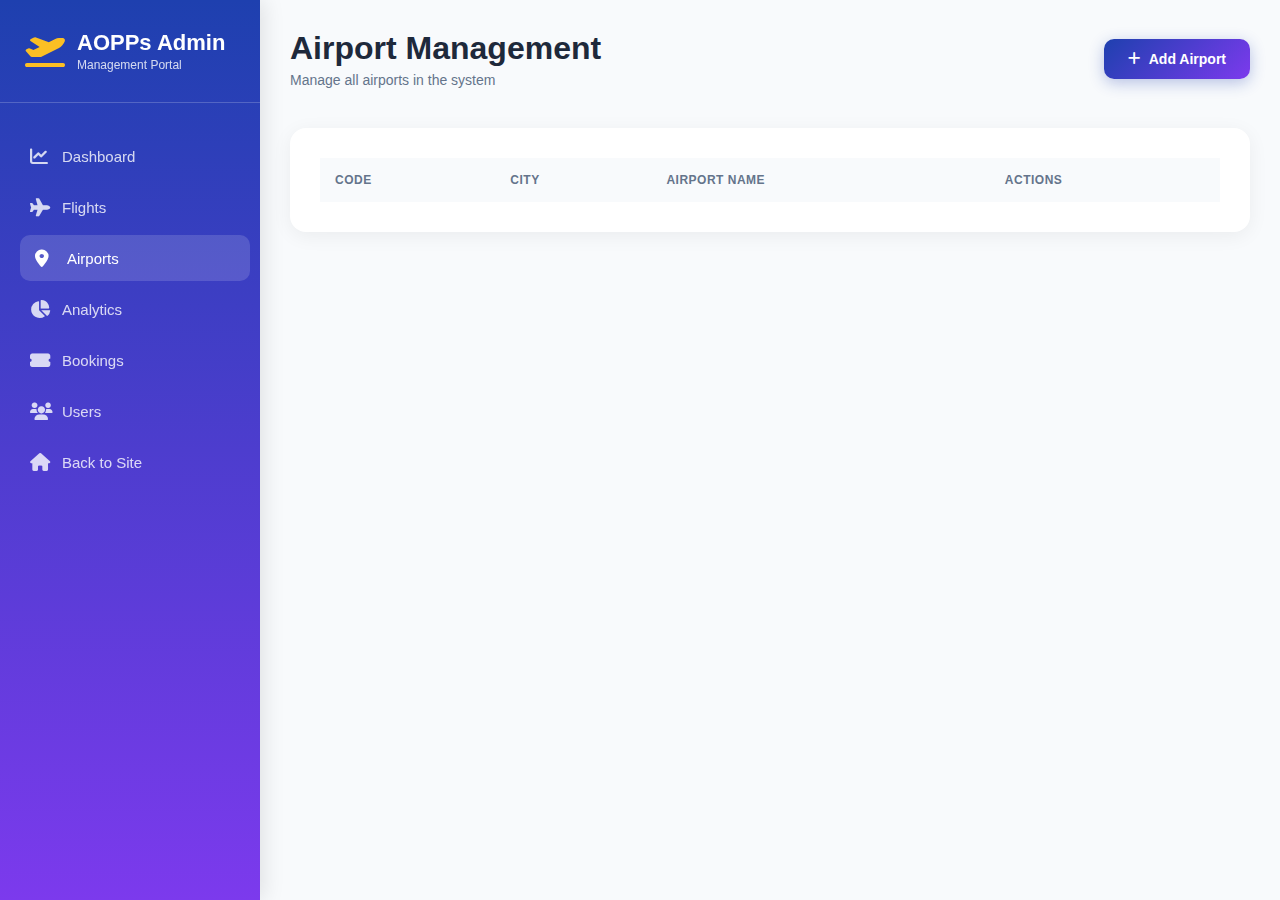
<file: frontend/admin-airports.html>
<!DOCTYPE html>
<html lang="en">

<head>
    <meta charset="UTF-8">
    <meta name="viewport" content="width=device-width, initial-scale=1.0">
    <title>Airport Management - Admin Dashboard</title>
    <link rel="icon" type="image/png" href="assets/logo.png">
    <link rel="stylesheet" href="https://cdnjs.cloudflare.com/ajax/libs/font-awesome/6.0.0-beta3/css/all.min.css">
    <link rel="stylesheet" href="css/admin-style.css">
</head>

<body>
    <!-- Sidebar Placeholder -->
    <div id="sidebar-container"></div>

    <!-- Main Content -->
    <div class="main-content">
        <div class="top-bar">
            <div>
                <h1 class="page-title">Airport Management</h1>
                <p class="page-subtitle">Manage all airports in the system</p>
            </div>
            <div class="top-actions">
                <button class="btn btn-primary" onclick="openModal('addAirportModal')">
                    <i class="fas fa-plus"></i> Add Airport
                </button>
            </div>
        </div>

        <div class="card">
            <div id="airportsTable">
                <div class="loading">
                    <i class="fas fa-spinner"></i>
                    <p>Loading airports...</p>
                </div>
            </div>
        </div>
    </div>

    <!-- Add Airport Modal -->
    <div id="addAirportModal" class="modal">
        <div class="modal-content">
            <div class="modal-header">
                <h2 class="modal-title">Add New Airport</h2>
                <button class="modal-close" onclick="closeModal('addAirportModal')">&times;</button>
            </div>
            <form id="addAirportForm" onsubmit="addAirport(event)">
                <div class="form-row">
                    <div class="form-group">
                        <label class="form-label">Airport Code</label>
                        <input type="text" class="form-input" name="code" placeholder="DEL" maxlength="3" required>
                    </div>
                    <div class="form-group">
                        <label class="form-label">City</label>
                        <input type="text" class="form-input" name="city" placeholder="New Delhi" required>
                    </div>
                </div>

                <div class="form-group">
                    <label class="form-label">Airport Name</label>
                    <input type="text" class="form-input" name="name" placeholder="Indira Gandhi International"
                        required>
                </div>

                <div class="form-row">
                    <div class="form-group">
                        <label class="form-label">Latitude</label>
                        <input type="number" step="0.0001" class="form-input" name="lat" placeholder="28.5562" required>
                    </div>
                    <div class="form-group">
                        <label class="form-label">Longitude</label>
                        <input type="number" step="0.0001" class="form-input" name="lng" placeholder="77.1000" required>
                    </div>
                </div>

                <div class="modal-actions">
                    <button type="button" class="btn btn-secondary"
                        onclick="closeModal('addAirportModal')">Cancel</button>
                    <button type="submit" class="btn btn-primary">
                        <i class="fas fa-plus"></i> Add Airport
                    </button>
                </div>
            </form>
        </div>
    </div>

    <!-- Edit Airport Modal -->
    <div id="editAirport" class="modal">
        <div class="modal-content">
            <div class="modal-header">
                <h2 class="modal-title">Edit Airport</h2>
                <button class="modal-close" onclick="closeModal('editAirport')">&times;</button>
            </div>
            <form onsubmit="updateAirport(event)">
                <input type="hidden" name="originalCode" id="editAirportOriginalCode">

                <div class="form-group">
                    <label class="form-label">Airport Code</label>
                    <input type="text" class="form-input" name="code" id="editAirportCode" placeholder="DEL"
                        maxlength="3" required>
                </div>

                <div class="form-group">
                    <label class="form-label">City</label>
                    <input type="text" class="form-input" name="city" id="editAirportCity" placeholder="New Delhi"
                        required>
                </div>

                <div class="form-row">
                    <div class="form-group">
                        <label class="form-label">Latitude</label>
                        <input type="number" step="0.0001" class="form-input" name="lat" id="editAirportLat"
                            placeholder="28.5562" required>
                    </div>
                    <div class="form-group">
                        <label class="form-label">Longitude</label>
                        <input type="number" step="0.0001" class="form-input" name="lng" id="editAirportLng"
                            placeholder="77.1000" required>
                    </div>
                </div>

                <div class="modal-actions">
                    <button type="button" class="btn btn-secondary" onclick="closeModal('editAirport')">Cancel</button>
                    <button type="submit" class="btn btn-primary">
                        <i class="fas fa-save"></i> Update Airport
                    </button>
                </div>
            </form>
        </div>
    </div>

    <script src="js/admin-core.js"></script>
</body>

</html>
</file>
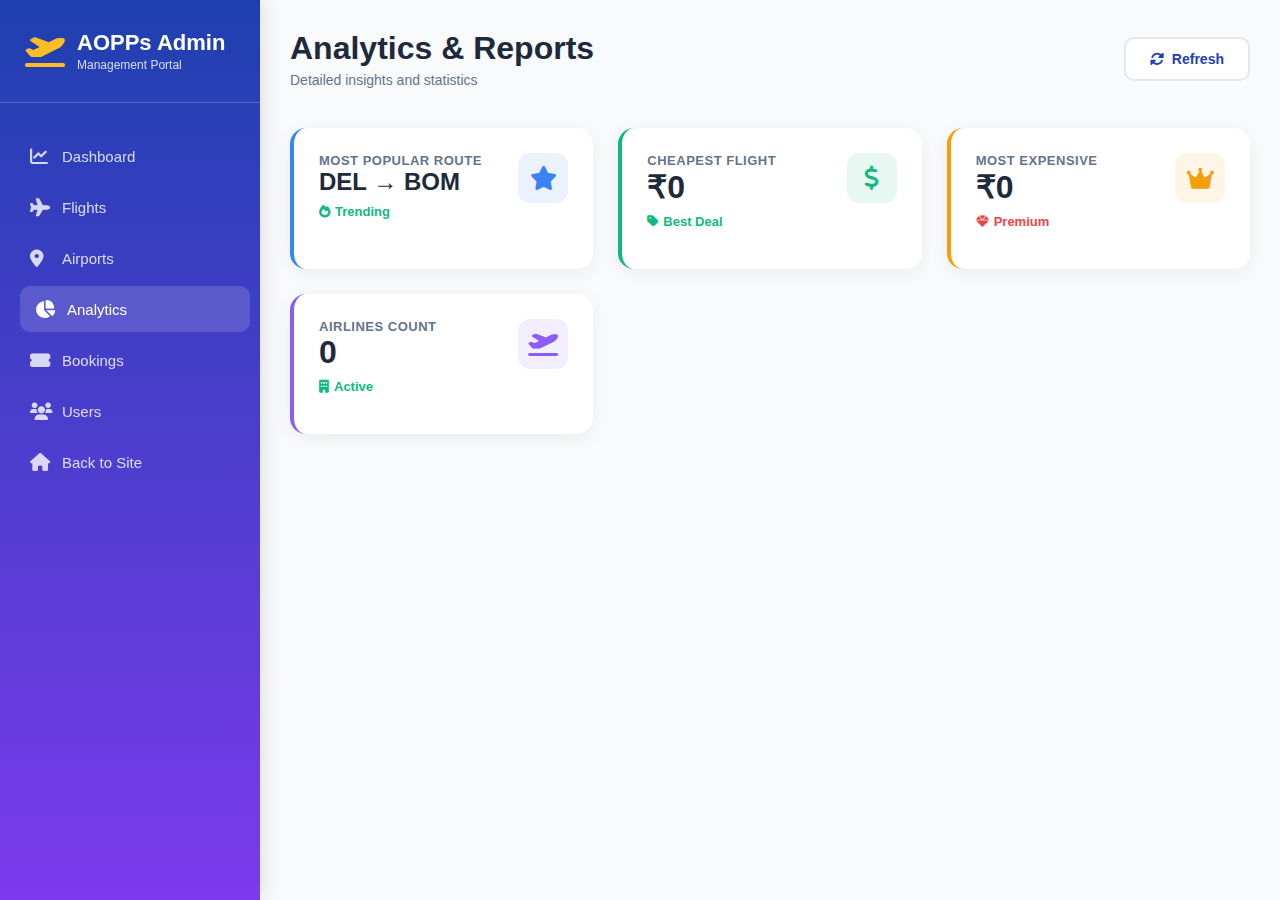
<file: frontend/admin-analytics.html>
<!DOCTYPE html>
<html lang="en">

<head>
    <meta charset="UTF-8">
    <meta name="viewport" content="width=device-width, initial-scale=1.0">
    <title>Analytics - Admin Dashboard</title>
    <link rel="icon" type="image/png" href="assets/logo.png">
    <link rel="stylesheet" href="https://cdnjs.cloudflare.com/ajax/libs/font-awesome/6.0.0-beta3/css/all.min.css">
    <link rel="stylesheet" href="css/admin-style.css">
</head>

<body>
    <!-- Sidebar Placeholder -->
    <div id="sidebar-container"></div>

    <!-- Main Content -->
    <div class="main-content">
        <div class="top-bar">
            <div>
                <h1 class="page-title">Analytics & Reports</h1>
                <p class="page-subtitle">Detailed insights and statistics</p>
            </div>
            <div class="top-actions">
                <button class="btn btn-secondary" onclick="refreshData()">
                    <i class="fas fa-sync-alt"></i> Refresh
                </button>
            </div>
        </div>

        <div class="stats-grid">
            <div class="stat-card blue">
                <div class="stat-header">
                    <div>
                        <div class="stat-label">Most Popular Route</div>
                        <div class="stat-value" style="font-size: 24px;" id="popularRoute">DEL → BOM</div>
                        <div class="stat-change positive">
                            <i class="fas fa-fire"></i> Trending
                        </div>
                    </div>
                    <div class="stat-icon blue">
                        <i class="fas fa-star"></i>
                    </div>
                </div>
            </div>

            <div class="stat-card green">
                <div class="stat-header">
                    <div>
                        <div class="stat-label">Cheapest Flight</div>
                        <div class="stat-value" id="cheapestPrice">₹0</div>
                        <div class="stat-change positive">
                            <i class="fas fa-tag"></i> Best Deal
                        </div>
                    </div>
                    <div class="stat-icon green">
                        <i class="fas fa-dollar-sign"></i>
                    </div>
                </div>
            </div>

            <div class="stat-card orange">
                <div class="stat-header">
                    <div>
                        <div class="stat-label">Most Expensive</div>
                        <div class="stat-value" id="expensivePrice">₹0</div>
                        <div class="stat-change negative">
                            <i class="fas fa-gem"></i> Premium
                        </div>
                    </div>
                    <div class="stat-icon orange">
                        <i class="fas fa-crown"></i>
                    </div>
                </div>
            </div>

            <div class="stat-card purple">
                <div class="stat-header">
                    <div>
                        <div class="stat-label">Airlines Count</div>
                        <div class="stat-value" id="airlinesCount">0</div>
                        <div class="stat-change positive">
                            <i class="fas fa-building"></i> Active
                        </div>
                    </div>
                    <div class="stat-icon purple">
                        <i class="fas fa-plane-departure"></i>
                    </div>
                </div>
            </div>
        </div>
    </div>

    <script src="js/admin-core.js"></script>
</body>

</html>
</file>
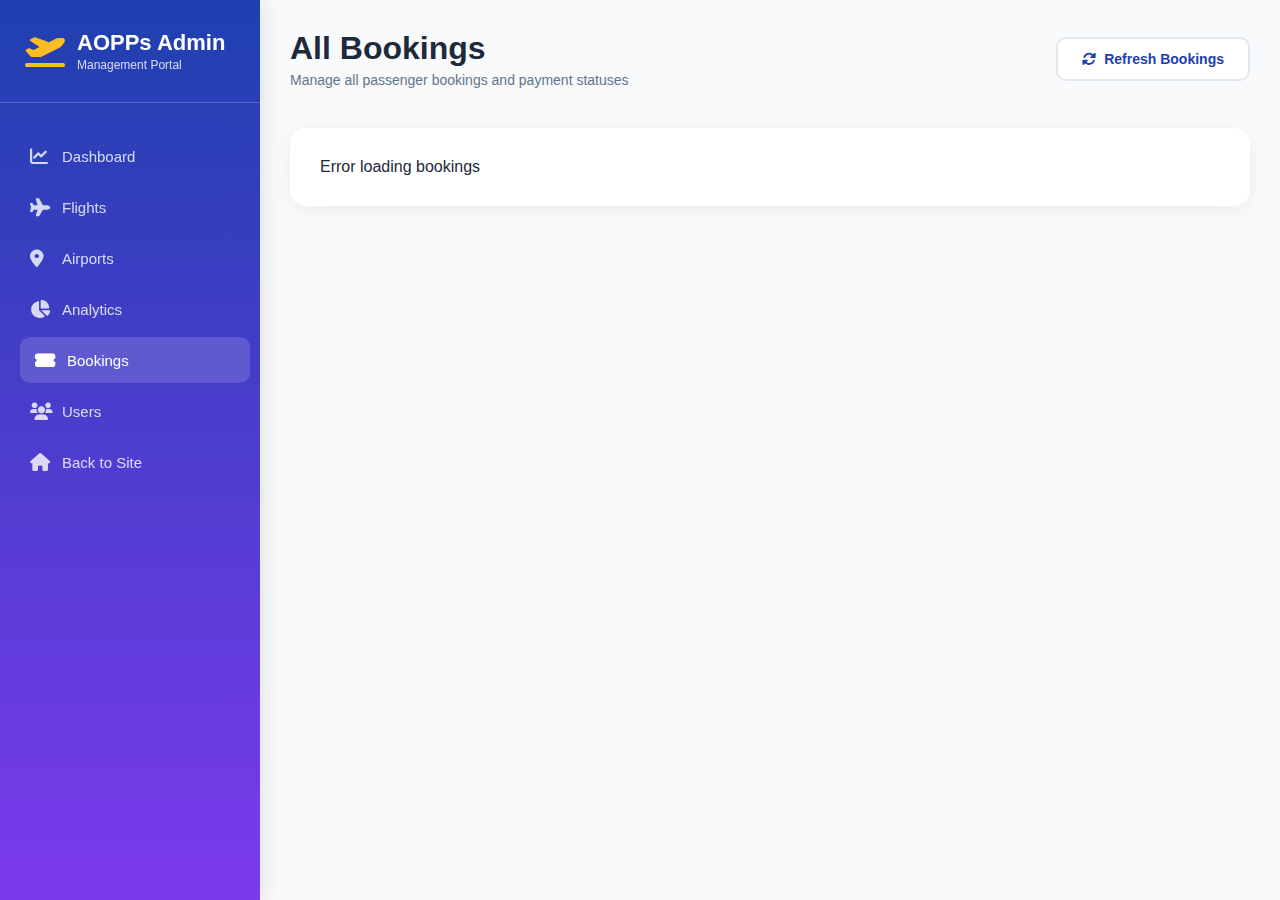
<file: frontend/admin-bookings.html>
<!DOCTYPE html>
<html lang="en">

<head>
    <meta charset="UTF-8">
    <meta name="viewport" content="width=device-width, initial-scale=1.0">
    <title>Bookings - Admin Dashboard</title>
    <link rel="icon" type="image/png" href="assets/logo.png">
    <link rel="stylesheet" href="https://cdnjs.cloudflare.com/ajax/libs/font-awesome/6.0.0-beta3/css/all.min.css">
    <link rel="stylesheet" href="css/admin-style.css">
</head>

<body>
    <!-- Sidebar Placeholder -->
    <div id="sidebar-container"></div>

    <!-- Main Content -->
    <div class="main-content">
        <div class="top-bar">
            <div>
                <h1 class="page-title">All Bookings</h1>
                <p class="page-subtitle">Manage all passenger bookings and payment statuses</p>
            </div>
            <div class="top-actions">
                <button class="btn btn-secondary" onclick="loadAllBookings()">
                    <i class="fas fa-sync-alt"></i> Refresh Bookings
                </button>
            </div>
        </div>

        <div class="card">
            <div id="allBookingsTable">
                <div class="loading">
                    <i class="fas fa-spinner fa-spin"></i>
                    <p>Loading all bookings...</p>
                </div>
            </div>
        </div>
    </div>

    <script src="js/admin-core.js"></script>
</body>

</html>
</file>
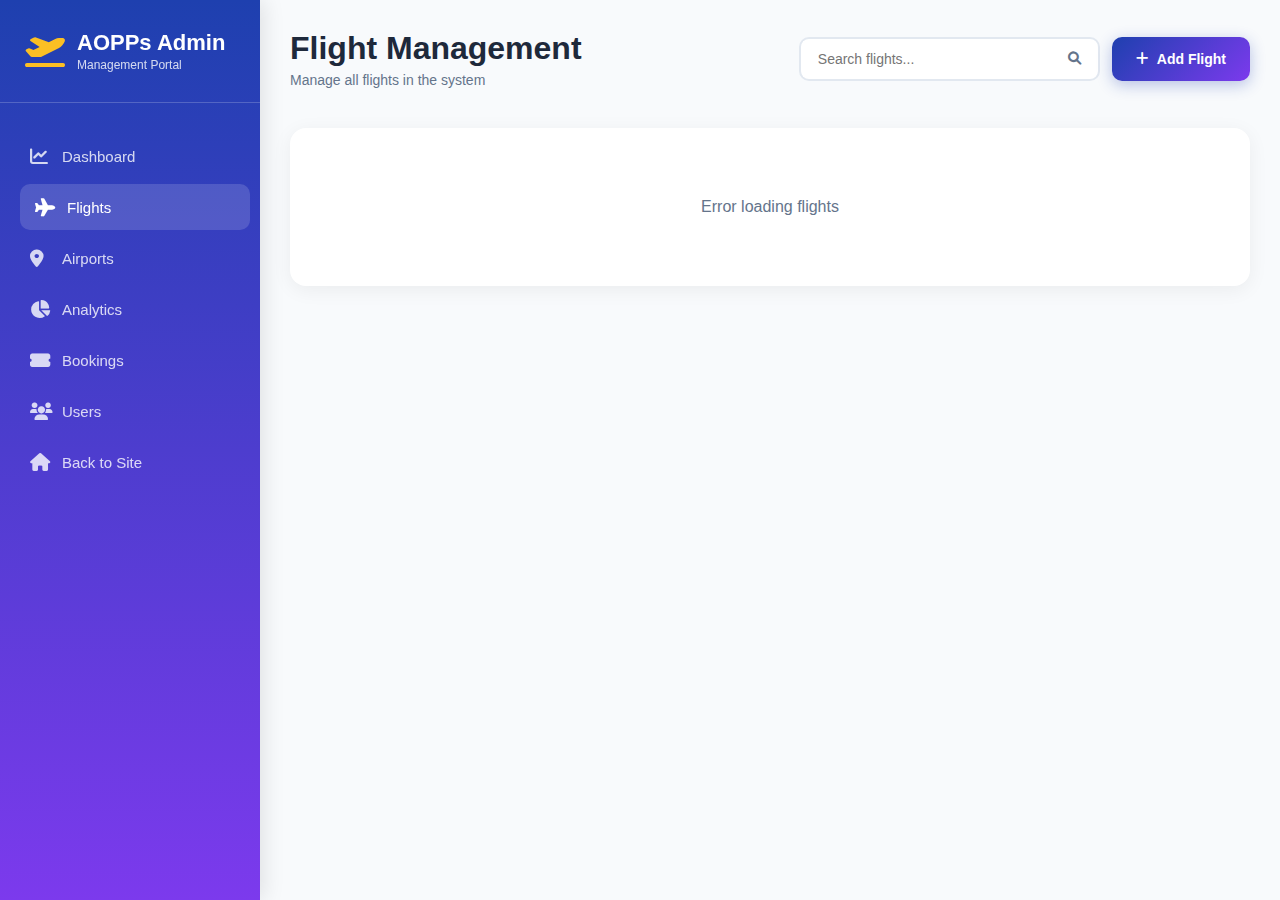
<file: frontend/admin-flights.html>
<!DOCTYPE html>
<html lang="en">

<head>
    <meta charset="UTF-8">
    <meta name="viewport" content="width=device-width, initial-scale=1.0">
    <title>Flight Management - Admin Dashboard</title>
    <link rel="icon" type="image/png" href="assets/logo.png">
    <link rel="stylesheet" href="https://cdnjs.cloudflare.com/ajax/libs/font-awesome/6.0.0-beta3/css/all.min.css">
    <link rel="stylesheet" href="css/admin-style.css">
</head>

<body>
    <!-- Sidebar Placeholder -->
    <div id="sidebar-container"></div>

    <!-- Main Content -->
    <div class="main-content">
        <div class="top-bar">
            <div>
                <h1 class="page-title">Flight Management</h1>
                <p class="page-subtitle">Manage all flights in the system</p>
            </div>
            <div class="top-actions">
                <div class="search-box">
                    <input type="text" id="flightSearchInput" placeholder="Search flights..."
                        onkeyup="if(event.key === 'Enter') searchFlights()">
                    <button onclick="searchFlights()"><i class="fas fa-search"></i></button>
                </div>
                <button class="btn btn-primary" onclick="openModal('addFlightModal')">
                    <i class="fas fa-plus"></i> Add Flight
                </button>
            </div>
        </div>

        <div class="card">
            <div id="allFlightsTable">
                <div class="loading">
                    <i class="fas fa-spinner"></i>
                    <p>Loading all flights...</p>
                </div>
            </div>
        </div>
    </div>

    <!-- Add Flight Modal -->
    <div id="addFlightModal" class="modal">
        <div class="modal-content">
            <div class="modal-header">
                <h2 class="modal-title">Add New Flight</h2>
                <button class="modal-close" onclick="closeModal('addFlightModal')">&times;</button>
            </div>
            <form id="addFlightForm" onsubmit="addFlight(event)">
                <div class="form-row">
                    <div class="form-group">
                        <label class="form-label">Flight ID</label>
                        <input type="text" class="form-input" name="id" placeholder="FL1234" required>
                    </div>
                    <div class="form-group">
                        <label class="form-label">Airline</label>
                        <select class="form-select" name="airline" required>
                            <option value="">Select Airline</option>
                            <option value="IndiGo">IndiGo</option>
                            <option value="Air India">Air India</option>
                            <option value="Vistara">Vistara</option>
                            <option value="SpiceJet">SpiceJet</option>
                            <option value="Akasa Air">Akasa Air</option>
                        </select>
                    </div>
                </div>

                <div class="form-row">
                    <div class="form-group">
                        <label class="form-label">From (Airport Code)</label>
                        <input type="text" class="form-input" name="from_code" placeholder="DEL" maxlength="3" required>
                    </div>
                    <div class="form-group">
                        <label class="form-label">To (Airport Code)</label>
                        <input type="text" class="form-input" name="to_code" placeholder="BOM" maxlength="3" required>
                    </div>
                </div>

                <div class="form-group">
                    <label class="form-label">Date</label>
                    <input type="date" class="form-input" name="date" required>
                </div>

                <div class="form-row">
                    <div class="form-group">
                        <label class="form-label">Departure Time</label>
                        <input type="time" class="form-input" name="departure" required>
                    </div>
                    <div class="form-group">
                        <label class="form-label">Arrival Time</label>
                        <input type="time" class="form-input" name="arrival" required>
                    </div>
                </div>

                <div class="form-row">
                    <div class="form-group">
                        <label class="form-label">Duration</label>
                        <input type="text" class="form-input" name="duration" placeholder="2h 30m" required>
                    </div>
                    <div class="form-group">
                        <label class="form-label">Price (₹)</label>
                        <input type="number" class="form-input" name="price" placeholder="5000" required>
                    </div>
                </div>

                <div class="modal-actions">
                    <button type="button" class="btn btn-secondary"
                        onclick="closeModal('addFlightModal')">Cancel</button>
                    <button type="submit" class="btn btn-primary">
                        <i class="fas fa-plus"></i> Add Flight
                    </button>
                </div>
            </form>
        </div>
    </div>

    <!-- Edit Flight Modal -->
    <div id="editFlight" class="modal">
        <div class="modal-content">
            <div class="modal-header">
                <h2 class="modal-title">Edit Flight</h2>
                <button class="modal-close" onclick="closeModal('editFlight')">&times;</button>
            </div>
            <form onsubmit="updateFlight(event)">
                <input type="hidden" name="originalId" id="editFlightOriginalId">

                <div class="form-group">
                    <label class="form-label">Flight ID</label>
                    <input type="text" class="form-input" name="id" id="editFlightId" placeholder="FL1234" required>
                </div>

                <div class="form-group">
                    <label class="form-label">Airline</label>
                    <select class="form-select" name="airline" id="editFlightAirline" required>
                        <option value="">Select Airline</option>
                        <option value="IndiGo">IndiGo</option>
                        <option value="Air India">Air India</option>
                        <option value="Vistara">Vistara</option>
                        <option value="SpiceJet">SpiceJet</option>
                        <option value="Akasa Air">Akasa Air</option>
                    </select>
                </div>

                <div class="form-row">
                    <div class="form-group">
                        <label class="form-label">From (Airport Code)</label>
                        <input type="text" class="form-input" name="from_code" id="editFlightFrom" placeholder="DEL"
                            maxlength="3" required>
                    </div>
                    <div class="form-group">
                        <label class="form-label">To (Airport Code)</label>
                        <input type="text" class="form-input" name="to_code" id="editFlightTo" placeholder="BOM"
                            maxlength="3" required>
                    </div>
                </div>

                <div class="form-group">
                    <label class="form-label">Date</label>
                    <input type="date" class="form-input" name="date" id="editFlightDate" required>
                </div>

                <div class="form-row">
                    <div class="form-group">
                        <label class="form-label">Departure Time</label>
                        <input type="time" class="form-input" name="departure" id="editFlightDep" required>
                    </div>
                    <div class="form-group">
                        <label class="form-label">Arrival Time</label>
                        <input type="time" class="form-input" name="arrival" id="editFlightArr" required>
                    </div>
                </div>

                <div class="form-row">
                    <div class="form-group">
                        <label class="form-label">Duration</label>
                        <input type="text" class="form-input" name="duration" id="editFlightDuration"
                            placeholder="2h 30m" required>
                    </div>
                    <div class="form-group">
                        <label class="form-label">Price (₹)</label>
                        <input type="number" class="form-input" name="price" id="editFlightPrice" placeholder="5000"
                            required>
                    </div>
                </div>

                <div class="modal-actions">
                    <button type="button" class="btn btn-secondary" onclick="closeModal('editFlight')">Cancel</button>
                    <button type="submit" class="btn btn-primary">
                        <i class="fas fa-save"></i> Update Flight
                    </button>
                </div>
            </form>
        </div>
    </div>

    <script src="js/admin-core.js"></script>
</body>

</html>
</file>
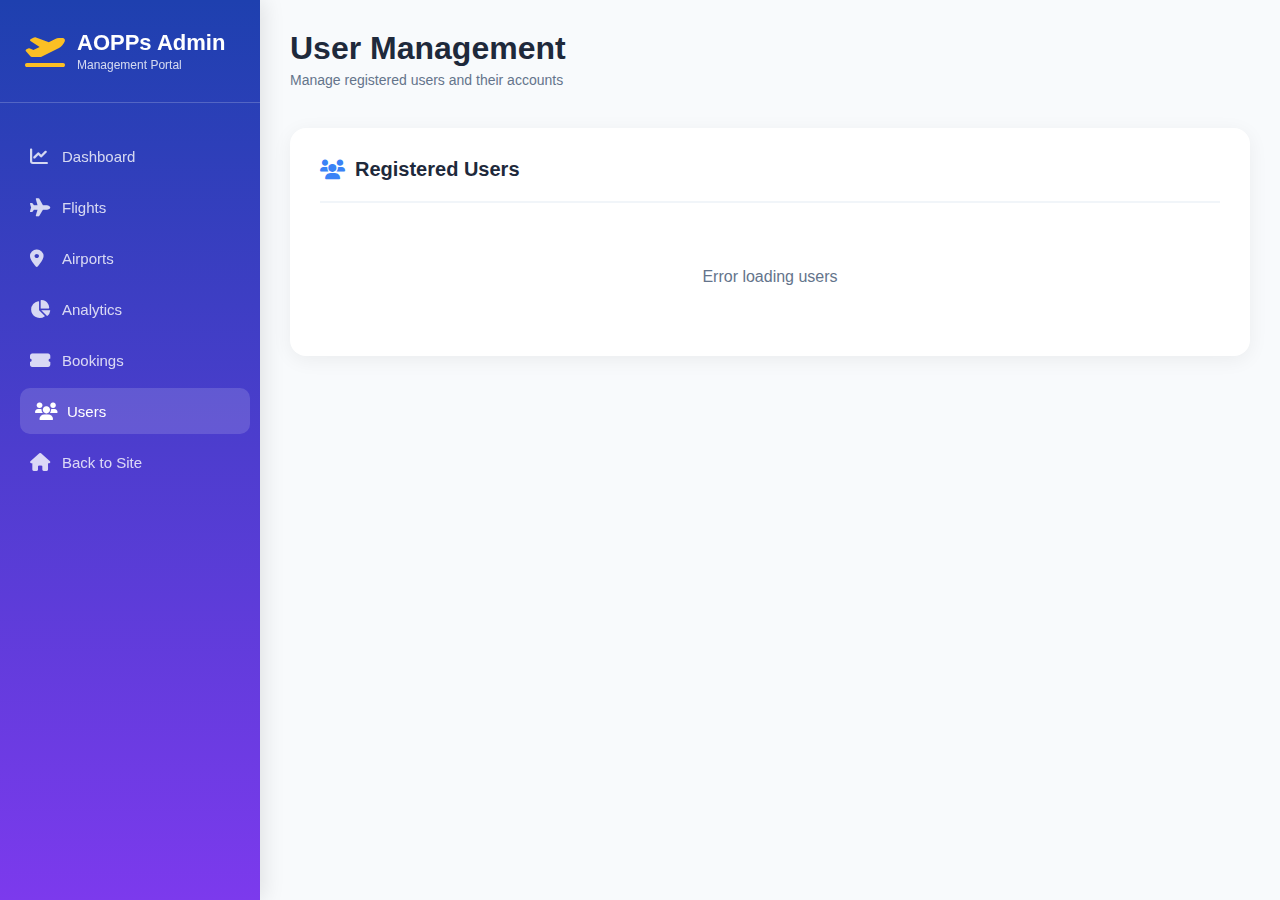
<file: frontend/admin-users.html>
<!DOCTYPE html>
<html lang="en">

<head>
    <meta charset="UTF-8">
    <meta name="viewport" content="width=device-width, initial-scale=1.0">
    <title>User Management - Admin Dashboard</title>
    <link rel="icon" type="image/png" href="assets/logo.png">
    <link rel="stylesheet" href="https://cdnjs.cloudflare.com/ajax/libs/font-awesome/6.0.0-beta3/css/all.min.css">
    <link rel="stylesheet" href="css/admin-style.css">
</head>

<body>
    <!-- Sidebar Placeholder -->
    <div id="sidebar-container"></div>

    <!-- Main Content -->
    <div class="main-content">
        <div class="top-bar">
            <div>
                <h1 class="page-title">User Management</h1>
                <p class="page-subtitle">Manage registered users and their accounts</p>
            </div>
        </div>

        <div class="card">
            <div class="card-header">
                <h3 class="card-title">
                    <i class="fas fa-users"></i> Registered Users
                </h3>
            </div>
            <div id="usersTable">
                <div class="loading">
                    <i class="fas fa-spinner fa-spin"></i>
                    <p>Loading users...</p>
                </div>
            </div>
        </div>
    </div>

    <script src="js/admin-core.js"></script>
</body>

</html>
</file>
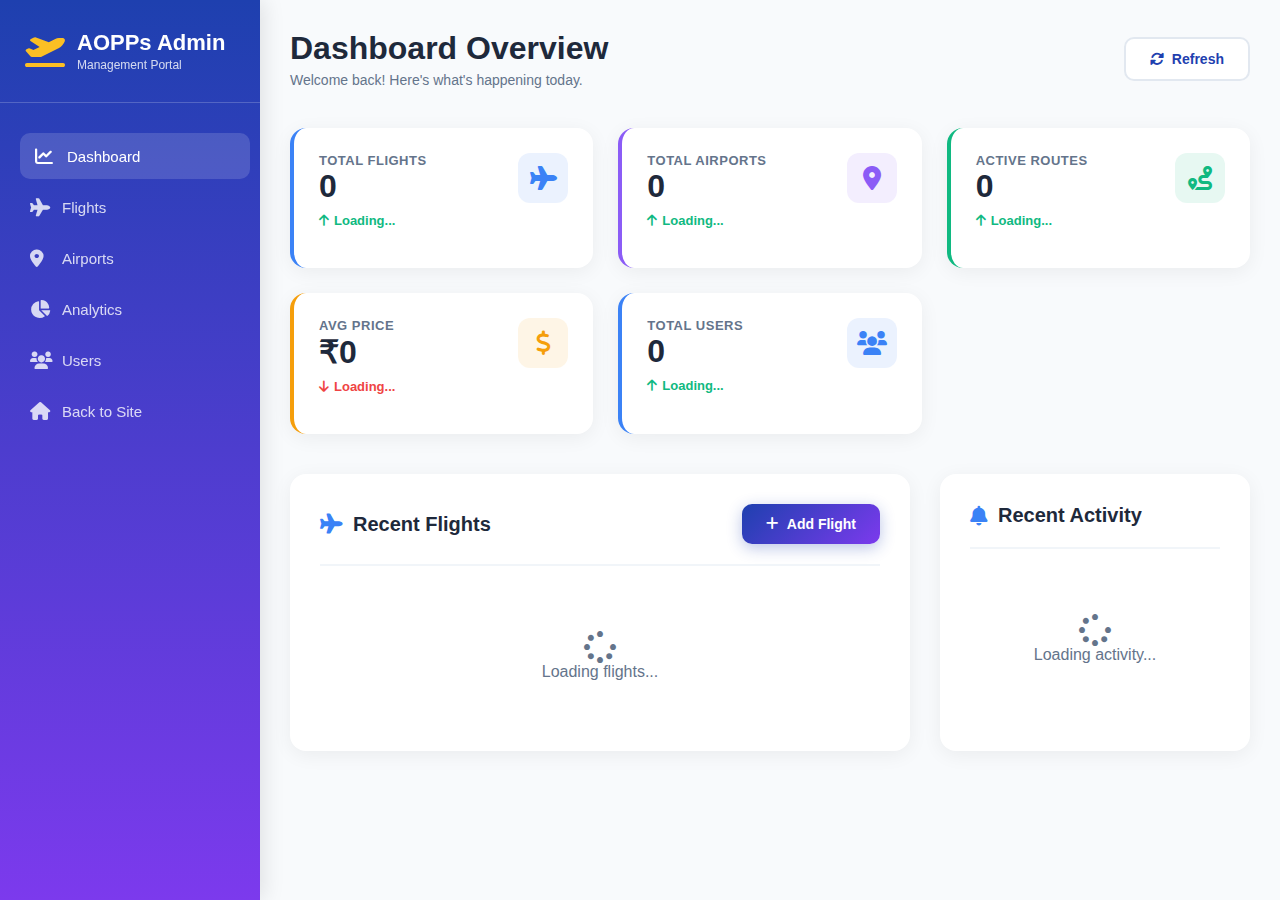
<file: frontend/admin.html>
<!DOCTYPE html>
<html lang="en">

<head>
    <meta charset="UTF-8">
    <meta name="viewport" content="width=device-width, initial-scale=1.0">
    <title>Admin Dashboard - Flight Management</title>
    <link rel="icon" type="image/png" href="assets/logo.png">
    <link rel="stylesheet" href="https://cdnjs.cloudflare.com/ajax/libs/font-awesome/6.0.0-beta3/css/all.min.css">
    <style>
        * {
            margin: 0;
            padding: 0;
            box-sizing: border-box;
            font-family: "Inter", "Segoe UI", sans-serif;
        }

        body {
            background: #f8fafc;
            min-height: 100vh;
            color: #1e293b;
        }

        /* Sidebar */
        .sidebar {
            position: fixed;
            left: 0;
            top: 0;
            bottom: 0;
            width: 260px;
            background: linear-gradient(180deg, #1e40af 0%, #7c3aed 100%);
            padding: 30px 0;
            z-index: 1000;
            box-shadow: 4px 0 20px rgba(0, 0, 0, 0.1);
        }

        .sidebar-header {
            padding: 0 25px 30px;
            border-bottom: 1px solid rgba(255, 255, 255, 0.2);
            margin-bottom: 30px;
        }

        .sidebar-logo {
            display: flex;
            align-items: center;
            gap: 12px;
            color: white;
        }

        .sidebar-logo i {
            font-size: 32px;
            color: #fbbf24;
        }

        .sidebar-logo h1 {
            font-size: 22px;
            font-weight: 700;
        }

        .sidebar-logo p {
            font-size: 12px;
            opacity: 0.8;
            margin-top: 2px;
        }

        .sidebar-menu {
            list-style: none;
        }

        .menu-item {
            margin: 5px 15px;
        }

        .menu-item a {
            display: flex;
            align-items: center;
            gap: 12px;
            padding: 14px 15px;
            color: rgba(255, 255, 255, 0.8);
            text-decoration: none;
            border-radius: 10px;
            transition: all 0.3s;
            font-size: 15px;
            font-weight: 500;
        }

        .menu-item a:hover,
        .menu-item a.active {
            background: rgba(255, 255, 255, 0.15);
            color: white;
            transform: translateX(5px);
        }

        .menu-item i {
            font-size: 18px;
            width: 20px;
        }

        /* Main Content */
        .main-content {
            margin-left: 260px;
            padding: 30px;
            min-height: 100vh;
        }

        .top-bar {
            display: flex;
            justify-content: space-between;
            align-items: center;
            margin-bottom: 40px;
            flex-wrap: wrap;
            gap: 20px;
        }

        .page-title {
            font-size: 32px;
            font-weight: 700;
            color: #1e293b;
        }

        .page-subtitle {
            font-size: 14px;
            color: #64748b;
            margin-top: 5px;
        }

        .top-actions {
            display: flex;
            gap: 12px;
        }

        .btn {
            padding: 12px 24px;
            border: none;
            border-radius: 10px;
            font-size: 14px;
            font-weight: 600;
            cursor: pointer;
            transition: all 0.3s;
            display: flex;
            align-items: center;
            gap: 8px;
        }

        .btn-primary {
            background: linear-gradient(135deg, #1e40af 0%, #7c3aed 100%);
            color: white;
            box-shadow: 0 4px 15px rgba(30, 64, 175, 0.3);
        }

        .btn-primary:hover {
            transform: translateY(-2px);
            box-shadow: 0 6px 20px rgba(30, 64, 175, 0.4);
        }

        .btn-secondary {
            background: white;
            color: #1e40af;
            border: 2px solid #e2e8f0;
        }

        .btn-secondary:hover {
            border-color: #1e40af;
            background: #eff6ff;
        }

        /* Stats Grid */
        .stats-grid {
            display: grid;
            grid-template-columns: repeat(auto-fit, minmax(250px, 1fr));
            gap: 25px;
            margin-bottom: 40px;
        }

        .stat-card {
            background: white;
            padding: 25px;
            border-radius: 16px;
            box-shadow: 0 4px 20px rgba(0, 0, 0, 0.06);
            transition: all 0.3s;
            border-left: 4px solid transparent;
        }

        .stat-card:hover {
            transform: translateY(-5px);
            box-shadow: 0 8px 30px rgba(0, 0, 0, 0.1);
        }

        .stat-card.blue {
            border-left-color: #3b82f6;
        }

        .stat-card.purple {
            border-left-color: #8b5cf6;
        }

        .stat-card.green {
            border-left-color: #10b981;
        }

        .stat-card.orange {
            border-left-color: #f59e0b;
        }

        .stat-header {
            display: flex;
            justify-content: space-between;
            align-items: flex-start;
            margin-bottom: 15px;
        }

        .stat-icon {
            width: 50px;
            height: 50px;
            border-radius: 12px;
            display: flex;
            align-items: center;
            justify-content: center;
            font-size: 24px;
        }

        .stat-icon.blue {
            background: rgba(59, 130, 246, 0.1);
            color: #3b82f6;
        }

        .stat-icon.purple {
            background: rgba(139, 92, 246, 0.1);
            color: #8b5cf6;
        }

        .stat-icon.green {
            background: rgba(16, 185, 129, 0.1);
            color: #10b981;
        }

        .stat-icon.orange {
            background: rgba(245, 158, 11, 0.1);
            color: #f59e0b;
        }

        .stat-label {
            font-size: 13px;
            color: #64748b;
            text-transform: uppercase;
            letter-spacing: 0.5px;
            font-weight: 600;
        }

        .stat-value {
            font-size: 32px;
            font-weight: 700;
            color: #1e293b;
            margin-bottom: 8px;
        }

        .stat-change {
            font-size: 13px;
            font-weight: 600;
            display: flex;
            align-items: center;
            gap: 5px;
        }

        .stat-change.positive {
            color: #10b981;
        }

        .stat-change.negative {
            color: #ef4444;
        }

        /* Content Grid */
        .content-grid {
            display: grid;
            grid-template-columns: 2fr 1fr;
            gap: 30px;
            margin-bottom: 30px;
        }

        .card {
            background: white;
            border-radius: 16px;
            padding: 30px;
            box-shadow: 0 4px 20px rgba(0, 0, 0, 0.06);
        }

        .card-header {
            display: flex;
            justify-content: space-between;
            align-items: center;
            margin-bottom: 25px;
            padding-bottom: 20px;
            border-bottom: 2px solid #f1f5f9;
        }

        .card-title {
            font-size: 20px;
            font-weight: 700;
            color: #1e293b;
            display: flex;
            align-items: center;
            gap: 10px;
        }

        .card-title i {
            color: #3b82f6;
        }

        /* Table */
        .data-table {
            width: 100%;
            border-collapse: collapse;
        }

        .data-table thead {
            background: #f8fafc;
        }

        .data-table th {
            padding: 15px;
            text-align: left;
            font-size: 12px;
            font-weight: 700;
            color: #64748b;
            text-transform: uppercase;
            letter-spacing: 0.5px;
        }

        .data-table td {
            padding: 18px 15px;
            border-bottom: 1px solid #f1f5f9;
            font-size: 14px;
            color: #1e293b;
        }

        .data-table tr:hover {
            background: #f8fafc;
        }

        .badge {
            display: inline-block;
            padding: 5px 12px;
            border-radius: 12px;
            font-size: 12px;
            font-weight: 600;
        }

        .badge.success {
            background: #dcfce7;
            color: #16a34a;
        }

        .badge.warning {
            background: #fef3c7;
            color: #d97706;
        }

        .badge.danger {
            background: #fee2e2;
            color: #dc2626;
        }

        .badge.info {
            background: #dbeafe;
            color: #2563eb;
        }

        .action-buttons {
            display: flex;
            gap: 8px;
        }

        .btn-icon {
            width: 32px;
            height: 32px;
            border-radius: 8px;
            border: none;
            cursor: pointer;
            display: flex;
            align-items: center;
            justify-content: center;
            transition: all 0.3s;
            font-size: 14px;
        }

        .btn-icon.edit {
            background: #dbeafe;
            color: #2563eb;
        }

        .btn-icon.edit:hover {
            background: #2563eb;
            color: white;
        }

        .btn-icon.delete {
            background: #fee2e2;
            color: #dc2626;
        }

        .btn-icon.delete:hover {
            background: #dc2626;
            color: white;
        }

        /* Modal */
        .modal {
            display: none;
            position: fixed;
            top: 0;
            left: 0;
            right: 0;
            bottom: 0;
            background: rgba(0, 0, 0, 0.5);
            backdrop-filter: blur(5px);
            z-index: 2000;
            align-items: center;
            justify-content: center;
        }

        .modal.active {
            display: flex;
        }

        .modal-content {
            background: white;
            border-radius: 20px;
            padding: 40px;
            max-width: 600px;
            width: 90%;
            max-height: 90vh;
            overflow-y: auto;
            box-shadow: 0 20px 60px rgba(0, 0, 0, 0.3);
            animation: modalSlideIn 0.3s ease-out;
        }

        @keyframes modalSlideIn {
            from {
                opacity: 0;
                transform: translateY(-50px);
            }

            to {
                opacity: 1;
                transform: translateY(0);
            }
        }

        .modal-header {
            display: flex;
            justify-content: space-between;
            align-items: center;
            margin-bottom: 30px;
        }

        .modal-title {
            font-size: 24px;
            font-weight: 700;
            color: #1e293b;
        }

        .modal-close {
            width: 40px;
            height: 40px;
            border-radius: 50%;
            border: none;
            background: #f1f5f9;
            color: #64748b;
            font-size: 20px;
            cursor: pointer;
            transition: all 0.3s;
        }

        .modal-close:hover {
            background: #e2e8f0;
            color: #1e293b;
        }

        .form-group {
            margin-bottom: 25px;
        }

        .form-label {
            display: block;
            font-size: 14px;
            font-weight: 600;
            color: #475569;
            margin-bottom: 10px;
        }

        .form-input,
        .form-select {
            width: 100%;
            padding: 14px 16px;
            border: 2px solid #e2e8f0;
            border-radius: 10px;
            font-size: 15px;
            color: #1e293b;
            background: #f8fafc;
            transition: all 0.3s;
        }

        .form-input:focus,
        .form-select:focus {
            outline: none;
            border-color: #3b82f6;
            background: white;
            box-shadow: 0 0 0 4px rgba(59, 130, 246, 0.1);
        }

        .form-row {
            display: grid;
            grid-template-columns: 1fr 1fr;
            gap: 20px;
        }

        .modal-actions {
            display: flex;
            gap: 12px;
            justify-content: flex-end;
            margin-top: 30px;
        }

        /* Activity Feed */
        .activity-item {
            display: flex;
            gap: 15px;
            padding: 20px 0;
            border-bottom: 1px solid #f1f5f9;
        }

        .activity-item:last-child {
            border-bottom: none;
        }

        .activity-icon {
            width: 40px;
            height: 40px;
            border-radius: 10px;
            display: flex;
            align-items: center;
            justify-content: center;
            flex-shrink: 0;
        }

        .activity-icon.blue {
            background: rgba(59, 130, 246, 0.1);
            color: #3b82f6;
        }

        .activity-icon.green {
            background: rgba(16, 185, 129, 0.1);
            color: #10b981;
        }

        .activity-icon.red {
            background: rgba(239, 68, 68, 0.1);
            color: #ef4444;
        }

        .activity-content h4 {
            font-size: 14px;
            font-weight: 600;
            color: #1e293b;
            margin-bottom: 5px;
        }

        .activity-content p {
            font-size: 13px;
            color: #64748b;
        }

        .activity-time {
            font-size: 12px;
            color: #94a3b8;
            margin-top: 5px;
        }

        /* Loading State */
        .loading {
            text-align: center;
            padding: 40px;
            color: #64748b;
        }

        .loading i {
            font-size: 32px;
            animation: spin 1s linear infinite;
        }

        @keyframes spin {
            to {
                transform: rotate(360deg);
            }
        }

        /* Responsive */
        @media(max-width: 1024px) {
            .content-grid {
                grid-template-columns: 1fr;
            }
        }

        @media(max-width: 768px) {
            .sidebar {
                transform: translateX(-100%);
                transition: transform 0.3s;
            }

            .sidebar.active {
                transform: translateX(0);
            }

            .main-content {
                margin-left: 0;
            }

            .stats-grid {
                grid-template-columns: 1fr;
            }

            .form-row {
                grid-template-columns: 1fr;
            }
        }

        /* Tabs */
        .tabs {
            display: flex;
            gap: 10px;
            margin-bottom: 30px;
            border-bottom: 2px solid #f1f5f9;
        }

        .tab {
            padding: 12px 24px;
            background: transparent;
            border: none;
            font-size: 15px;
            font-weight: 600;
            color: #64748b;
            cursor: pointer;
            border-bottom: 3px solid transparent;
            transition: all 0.3s;
        }

        .tab.active {
            color: #1e40af;
            border-bottom-color: #1e40af;
        }

        .tab-content {
            display: none;
        }

        .tab-content.active {
            display: block;
        }
    </style>
</head>

<body>
    <!-- Sidebar -->
    <div class="sidebar">
        <div class="sidebar-header">
            <div class="sidebar-logo">
                <i class="fas fa-plane-departure"></i>
                <div>
                    <h1>AOPPs Admin</h1>
                    <p>Management Portal</p>
                </div>
            </div>
        </div>
        <ul class="sidebar-menu">
            <li class="menu-item">
                <a href="#" class="active" onclick="showTab('dashboard')">
                    <i class="fas fa-chart-line"></i>
                    <span>Dashboard</span>
                </a>
            </li>
            <li class="menu-item">
                <a href="#" onclick="showTab('flights')">
                    <i class="fas fa-plane"></i>
                    <span>Flights</span>
                </a>
            </li>
            <li class="menu-item">
                <a href="#" onclick="showTab('airports')">
                    <i class="fas fa-map-marker-alt"></i>
                    <span>Airports</span>
                </a>
            </li>
            <li class="menu-item">
                <a href="#" onclick="showTab('analytics')">
                    <i class="fas fa-chart-pie"></i>
                    <span>Analytics</span>
                </a>
            </li>
            <li class="menu-item">
                <a href="#" onclick="showTab('users')">
                    <i class="fas fa-users"></i>
                    <span>Users</span>
                </a>
            </li>
            <li class="menu-item">
                <a href="index.html">
                    <i class="fas fa-home"></i>
                    <span>Back to Site</span>
                </a>
            </li>
        </ul>
    </div>

    <!-- Main Content -->
    <div class="main-content">
        <!-- Dashboard Tab -->
        <div id="dashboard" class="tab-content active">
            <div class="top-bar">
                <div>
                    <h1 class="page-title">Dashboard Overview</h1>
                    <p class="page-subtitle">Welcome back! Here's what's happening today.</p>
                </div>
                <div class="top-actions">
                    <button class="btn btn-secondary" onclick="refreshData()">
                        <i class="fas fa-sync-alt"></i> Refresh
                    </button>
                </div>
            </div>

            <!-- Stats Grid -->
            <div class="stats-grid">
                <div class="stat-card blue">
                    <div class="stat-header">
                        <div>
                            <div class="stat-label">Total Flights</div>
                            <div class="stat-value" id="totalFlights">0</div>
                            <div class="stat-change positive">
                                <i class="fas fa-arrow-up"></i> Loading...
                            </div>
                        </div>
                        <div class="stat-icon blue">
                            <i class="fas fa-plane"></i>
                        </div>
                    </div>
                </div>

                <div class="stat-card purple">
                    <div class="stat-header">
                        <div>
                            <div class="stat-label">Total Airports</div>
                            <div class="stat-value" id="totalAirports">0</div>
                            <div class="stat-change positive">
                                <i class="fas fa-arrow-up"></i> Loading...
                            </div>
                        </div>
                        <div class="stat-icon purple">
                            <i class="fas fa-map-marker-alt"></i>
                        </div>
                    </div>
                </div>

                <div class="stat-card green">
                    <div class="stat-header">
                        <div>
                            <div class="stat-label">Active Routes</div>
                            <div class="stat-value" id="activeRoutes">0</div>
                            <div class="stat-change positive">
                                <i class="fas fa-arrow-up"></i> Loading...
                            </div>
                        </div>
                        <div class="stat-icon green">
                            <i class="fas fa-route"></i>
                        </div>
                    </div>
                </div>

                <div class="stat-card orange">
                    <div class="stat-header">
                        <div>
                            <div class="stat-label">Avg Price</div>
                            <div class="stat-value" id="avgPrice">₹0</div>
                            <div class="stat-change negative">
                                <i class="fas fa-arrow-down"></i> Loading...
                            </div>
                        </div>
                        <div class="stat-icon orange">
                            <i class="fas fa-dollar-sign"></i>
                        </div>
                    </div>
                </div>

                <div class="stat-card blue">
                    <div class="stat-header">
                        <div>
                            <div class="stat-label">Total Users</div>
                            <div class="stat-value" id="totalUsers">0</div>
                            <div class="stat-change positive">
                                <i class="fas fa-arrow-up"></i> Loading...
                            </div>
                        </div>
                        <div class="stat-icon blue">
                            <i class="fas fa-users"></i>
                        </div>
                    </div>
                </div>
            </div>

            <!-- Content Grid -->
            <div class="content-grid">
                <div class="card">
                    <div class="card-header">
                        <h3 class="card-title">
                            <i class="fas fa-plane"></i> Recent Flights
                        </h3>
                        <button class="btn btn-primary" onclick="openModal('addFlightModal')">
                            <i class="fas fa-plus"></i> Add Flight
                        </button>
                    </div>
                    <div id="recentFlightsTable">
                        <div class="loading">
                            <i class="fas fa-spinner"></i>
                            <p>Loading flights...</p>
                        </div>
                    </div>
                </div>

                <div class="card">
                    <div class="card-header">
                        <h3 class="card-title">
                            <i class="fas fa-bell"></i> Recent Activity
                        </h3>
                    </div>
                    <div id="activityFeed">
                        <div class="loading">
                            <i class="fas fa-spinner"></i>
                            <p>Loading activity...</p>
                        </div>
                    </div>
                </div>
            </div>
        </div>

        <!-- Flights Tab -->
        <div id="flights" class="tab-content">
            <div class="top-bar">
                <div>
                    <h1 class="page-title">Flight Management</h1>
                    <p class="page-subtitle">Manage all flights in the system</p>
                </div>
                <div class="top-actions">
                    <button class="btn btn-primary" onclick="openModal('addFlight')">
                        <i class="fas fa-plus"></i> Add Flight
                    </button>
                </div>
            </div>

            <div class="card">
                <div id="allFlightsTable">
                    <div class="loading">
                        <i class="fas fa-spinner"></i>
                        <p>Loading all flights...</p>
                    </div>
                </div>
            </div>
        </div>

        <!-- Airports Tab -->
        <div id="airports" class="tab-content">
            <div class="top-bar">
                <div>
                    <h1 class="page-title">Airport Management</h1>
                    <p class="page-subtitle">Manage all airports in the system</p>
                </div>
                <div class="top-actions">
                    <button class="btn btn-primary" onclick="openModal('addAirportModal')">
                        <i class="fas fa-plus"></i> Add Airport
                    </button>
                </div>
            </div>

            <div class="card">
                <div id="airportsTable">
                    <div class="loading">
                        <i class="fas fa-spinner"></i>
                        <p>Loading airports...</p>
                    </div>
                </div>
            </div>
        </div>

        <!-- Analytics Tab -->
        <div id="analytics" class="tab-content">
            <div class="top-bar">
                <div>
                    <h1 class="page-title">Analytics & Reports</h1>
                    <p class="page-subtitle">Detailed insights and statistics</p>
                </div>
            </div>

            <div class="stats-grid">
                <div class="stat-card blue">
                    <div class="stat-header">
                        <div>
                            <div class="stat-label">Most Popular Route</div>
                            <div class="stat-value" style="font-size: 24px;" id="popularRoute">DEL → BOM</div>
                            <div class="stat-change positive">
                                <i class="fas fa-fire"></i> Trending
                            </div>
                        </div>
                        <div class="stat-icon blue">
                            <i class="fas fa-star"></i>
                        </div>
                    </div>
                </div>

                <div class="stat-card green">
                    <div class="stat-header">
                        <div>
                            <div class="stat-label">Cheapest Flight</div>
                            <div class="stat-value" id="cheapestPrice">₹0</div>
                            <div class="stat-change positive">
                                <i class="fas fa-tag"></i> Best Deal
                            </div>
                        </div>
                        <div class="stat-icon green">
                            <i class="fas fa-dollar-sign"></i>
                        </div>
                    </div>
                </div>

                <div class="stat-card orange">
                    <div class="stat-header">
                        <div>
                            <div class="stat-label">Most Expensive</div>
                            <div class="stat-value" id="expensivePrice">₹0</div>
                            <div class="stat-change negative">
                                <i class="fas fa-gem"></i> Premium
                            </div>
                        </div>
                        <div class="stat-icon orange">
                            <i class="fas fa-crown"></i>
                        </div>
                    </div>
                </div>

                <div class="stat-card purple">
                    <div class="stat-header">
                        <div>
                            <div class="stat-label">Airlines Count</div>
                            <div class="stat-value" id="airlinesCount">0</div>
                            <div class="stat-change positive">
                                <i class="fas fa-building"></i> Active
                            </div>
                        </div>
                        <div class="stat-icon purple">
                            <i class="fas fa-plane-departure"></i>
                        </div>
                    </div>
                </div>
            </div>
        </div>

        <!-- Users Tab -->
        <div id="users" class="tab-content">
            <div class="top-bar">
                <div>
                    <h1 class="page-title">User Management</h1>
                    <p class="page-subtitle">Manage registered users and their accounts</p>
                </div>
            </div>

            <div class="card">
                <div class="card-header">
                    <h3 class="card-title">
                        <i class="fas fa-users"></i> Registered Users
                    </h3>
                </div>
                <div id="usersTable">
                    <div class="loading">
                        <i class="fas fa-spinner fa-spin"></i>
                        <p>Loading users...</p>
                    </div>
                </div>
            </div>
        </div>
    </div>

    <!-- Add Flight Modal -->
    <div id="addFlightModal" class="modal">
        <div class="modal-content">
            <div class="modal-header">
                <h2 class="modal-title">Add New Flight</h2>
                <button class="modal-close" onclick="closeModal('addFlightModal')">&times;</button>
            </div>
            <form id="addFlightForm" onsubmit="addFlight(event)">
                <div class="form-row">
                    <div class="form-group">
                        <label class="form-label">Flight ID</label>
                        <input type="text" class="form-input" name="id" placeholder="FL1234" required>
                    </div>
                    <div class="form-group">
                        <label class="form-label">Airline</label>
                        <select class="form-select" name="airline" required>
                            <option value="">Select Airline</option>
                            <option value="IndiGo">IndiGo</option>
                            <option value="Air India">Air India</option>
                            <option value="Vistara">Vistara</option>
                            <option value="SpiceJet">SpiceJet</option>
                            <option value="Akasa Air">Akasa Air</option>
                        </select>
                    </div>
                </div>

                <div class="form-row">
                    <div class="form-group">
                        <label class="form-label">From (Airport Code)</label>
                        <input type="text" class="form-input" name="from_code" placeholder="DEL" maxlength="3" required>
                    </div>
                    <div class="form-group">
                        <label class="form-label">To (Airport Code)</label>
                        <input type="text" class="form-input" name="to_code" placeholder="BOM" maxlength="3" required>
                    </div>
                </div>

                <div class="form-group">
                    <label class="form-label">Date</label>
                    <input type="date" class="form-input" name="date" required>
                </div>

                <div class="form-row">
                    <div class="form-group">
                        <label class="form-label">Departure Time</label>
                        <input type="time" class="form-input" name="departure" required>
                    </div>
                    <div class="form-group">
                        <label class="form-label">Arrival Time</label>
                        <input type="time" class="form-input" name="arrival" required>
                    </div>
                </div>

                <div class="form-row">
                    <div class="form-group">
                        <label class="form-label">Duration</label>
                        <input type="text" class="form-input" name="duration" placeholder="2h 30m" required>
                    </div>
                    <div class="form-group">
                        <label class="form-label">Price (₹)</label>
                        <input type="number" class="form-input" name="price" placeholder="5000" required>
                    </div>
                </div>

                <div class="modal-actions">
                    <button type="button" class="btn btn-secondary"
                        onclick="closeModal('addFlightModal')">Cancel</button>
                    <button type="submit" class="btn btn-primary">
                        <i class="fas fa-plus"></i> Add Flight
                    </button>
                </div>
            </form>
        </div>
    </div>

    <!-- Add Airport Modal -->
    <div id="addAirportModal" class="modal">
        <div class="modal-content">
            <div class="modal-header">
                <h2 class="modal-title">Add New Airport</h2>
                <button class="modal-close" onclick="closeModal('addAirportModal')">&times;</button>
            </div>
            <form id="addAirportForm" onsubmit="addAirport(event)">
                <div class="form-row">
                    <div class="form-group">
                        <label class="form-label">Airport Code</label>
                        <input type="text" class="form-input" name="code" placeholder="DEL" maxlength="3" required>
                    </div>
                    <div class="form-group">
                        <label class="form-label">City</label>
                        <input type="text" class="form-input" name="city" placeholder="New Delhi" required>
                    </div>
                </div>

                <div class="form-group">
                    <label class="form-label">Airport Name</label>
                    <input type="text" class="form-input" name="name" placeholder="Indira Gandhi International"
                        required>
                </div>

                <div class="form-row">
                    <div class="form-group">
                        <label class="form-label">Latitude</label>
                        <input type="number" step="0.0001" class="form-input" name="lat" placeholder="28.5562" required>
                    </div>
                    <div class="form-group">
                        <label class="form-label">Longitude</label>
                        <input type="number" step="0.0001" class="form-input" name="lng" placeholder="77.1000" required>
                    </div>
                </div>

                <div class="modal-actions">
                    <button type="button" class="btn btn-secondary"
                        onclick="closeModal('addAirportModal')">Cancel</button>
                    <button type="submit" class="btn btn-primary">
                        <i class="fas fa-plus"></i> Add Airport
                    </button>
                </div>
            </form>
        </div>
    </div>


    <!-- Edit Flight Modal -->
    <div id="editFlight" class="modal">
        <div class="modal-content">
            <div class="modal-header">
                <h2 class="modal-title">Edit Flight</h2>
                <button class="modal-close" onclick="closeModal('editFlight')">&times;</button>
            </div>
            <form onsubmit="updateFlight(event)">
                <input type="hidden" name="originalId" id="editFlightOriginalId">

                <div class="form-group">
                    <label class="form-label">Flight ID</label>
                    <input type="text" class="form-input" name="id" id="editFlightId" placeholder="FL1234" required>
                </div>

                <div class="form-group">
                    <label class="form-label">Airline</label>
                    <select class="form-select" name="airline" id="editFlightAirline" required>
                        <option value="">Select Airline</option>
                        <option value="IndiGo">IndiGo</option>
                        <option value="Air India">Air India</option>
                        <option value="Vistara">Vistara</option>
                        <option value="SpiceJet">SpiceJet</option>
                        <option value="Akasa Air">Akasa Air</option>
                    </select>
                </div>

                <div class="form-row">
                    <div class="form-group">
                        <label class="form-label">From (Airport Code)</label>
                        <input type="text" class="form-input" name="from" id="editFlightFrom" placeholder="DEL"
                            maxlength="3" required>
                    </div>
                    <div class="form-group">
                        <label class="form-label">To (Airport Code)</label>
                        <input type="text" class="form-input" name="to" id="editFlightTo" placeholder="BOM"
                            maxlength="3" required>
                    </div>
                </div>

                <div class="form-group">
                    <label class="form-label">Date</label>
                    <input type="date" class="form-input" name="date" id="editFlightDate" required>
                </div>

                <div class="form-row">
                    <div class="form-group">
                        <label class="form-label">Departure Time</label>
                        <input type="time" class="form-input" name="dep" id="editFlightDep" required>
                    </div>
                    <div class="form-group">
                        <label class="form-label">Arrival Time</label>
                        <input type="time" class="form-input" name="arr" id="editFlightArr" required>
                    </div>
                </div>

                <div class="form-row">
                    <div class="form-group">
                        <label class="form-label">Duration</label>
                        <input type="text" class="form-input" name="duration" id="editFlightDuration"
                            placeholder="2h 30m" required>
                    </div>
                    <div class="form-group">
                        <label class="form-label">Price (₹)</label>
                        <input type="number" class="form-input" name="price" id="editFlightPrice" placeholder="5000"
                            required>
                    </div>
                </div>

                <div class="modal-actions">
                    <button type="button" class="btn btn-secondary" onclick="closeModal('editFlight')">Cancel</button>
                    <button type="submit" class="btn btn-primary">
                        <i class="fas fa-save"></i> Update Flight
                    </button>
                </div>
            </form>
        </div>
    </div>

    <!-- Edit Airport Modal -->
    <div id="editAirport" class="modal">
        <div class="modal-content">
            <div class="modal-header">
                <h2 class="modal-title">Edit Airport</h2>
                <button class="modal-close" onclick="closeModal('editAirport')">&times;</button>
            </div>
            <form onsubmit="updateAirport(event)">
                <input type="hidden" name="originalCode" id="editAirportOriginalCode">

                <div class="form-group">
                    <label class="form-label">Airport Code</label>
                    <input type="text" class="form-input" name="code" id="editAirportCode" placeholder="DEL"
                        maxlength="3" required>
                </div>

                <div class="form-group">
                    <label class="form-label">City</label>
                    <input type="text" class="form-input" name="city" id="editAirportCity" placeholder="New Delhi"
                        required>
                </div>

                <div class="form-row">
                    <div class="form-group">
                        <label class="form-label">Latitude</label>
                        <input type="number" step="0.0001" class="form-input" name="lat" id="editAirportLat"
                            placeholder="28.5562" required>
                    </div>
                    <div class="form-group">
                        <label class="form-label">Longitude</label>
                        <input type="number" step="0.0001" class="form-input" name="lng" id="editAirportLng"
                            placeholder="77.1000" required>
                    </div>
                </div>

                <div class="modal-actions">
                    <button type="button" class="btn btn-secondary" onclick="closeModal('editAirport')">Cancel</button>
                    <button type="submit" class="btn btn-primary">
                        <i class="fas fa-save"></i> Update Airport
                    </button>
                </div>
            </form>
        </div>
    </div>

    <script>
        const BASE_URL = "https://daa-project-api-services.onrender.com";
        // const BASE_URL = "http://localhost:18080";

        let allFlights = [];
        let allAirports = [];

        // Initialize
        document.addEventListener('DOMContentLoaded', () => {
            loadDashboardData();
        });

        // Tab Navigation
        function showTab(tabName) {
            // Hide all tabs
            document.querySelectorAll('.tab-content').forEach(tab => {
                tab.classList.remove('active');
            });

            // Remove active from all menu items
            document.querySelectorAll('.menu-item a').forEach(link => {
                link.classList.remove('active');
            });

            // Show selected tab
            document.getElementById(tabName).classList.add('active');

            // Add active to clicked menu item
            event.target.closest('a').classList.add('active');

            // Load data for specific tabs
            if (tabName === 'flights') loadAllFlights();
            if (tabName === 'airports') loadAllAirports();
            if (tabName === 'analytics') loadAnalytics();
            if (tabName === 'users') loadUsers();
        }

        // Load Dashboard Data
        async function loadDashboardData() {
            try {
                // Load flights and airports
                const [flightsRes, airportsRes] = await Promise.all([
                    fetch(`${BASE_URL}/api/flights?limit=1000`),
                    fetch(`${BASE_URL}/api/airports`)
                ]);

                allFlights = await flightsRes.json();
                allAirports = await airportsRes.json();

                // Update stats
                updateStats();
                renderRecentFlights();
                renderActivityFeed();

            } catch (error) {
                console.error('Error loading dashboard:', error);
                alert('Error connecting to server. Please check if the backend is running.');
            }
        }

        // Update Stats
        function updateStats() {
            // Total flights
            document.getElementById('totalFlights').textContent = allFlights.length.toLocaleString();

            // Total airports
            document.getElementById('totalAirports').textContent = allAirports.length;

            // Active routes (unique from-to combinations)
            const routes = new Set(allFlights.map(f => `${f.from_code}-${f.to_code}`));
            document.getElementById('activeRoutes').textContent = routes.size;

            // Average price
            const avgPrice = allFlights.reduce((sum, f) => sum + f.price, 0) / allFlights.length;
            document.getElementById('avgPrice').textContent = '₹' + Math.round(avgPrice).toLocaleString();

            // Total users
            const users = JSON.parse(localStorage.getItem('users') || '[]');
            document.getElementById('totalUsers').textContent = users.length;
        }

        // Render Recent Flights
        function renderRecentFlights() {
            const container = document.getElementById('recentFlightsTable');
            const recent = allFlights.slice(0, 10);

            const html = `
                <table class="data-table">
                    <thead>
                        <tr>
                            <th>Flight ID</th>
                            <th>Route</th>
                            <th>Airline</th>
                            <th>Date</th>
                            <th>Price</th>
                            <th>Actions</th>
                        </tr>
                    </thead>
                    <tbody>
                        ${recent.map(flight => `
                            <tr>
                                <td><strong>${flight.id}</strong></td>
                                <td>${flight.from_code} → ${flight.to_code}</td>
                                <td>${flight.airline}</td>
                                <td>${flight.date}</td>
                                <td><strong>₹${flight.price.toLocaleString()}</strong></td>
                                <td>
                                    <div class="action-buttons">
                                        <button class="btn-icon edit" onclick="editFlight('${flight.id}')">
                                            <i class="fas fa-edit"></i>
                                        </button>
                                        <button class="btn-icon delete" onclick="deleteFlight('${flight.id}')">
                                            <i class="fas fa-trash"></i>
                                        </button>
                                    </div>
                                </td>
                            </tr>
                        `).join('')}
                    </tbody>
                </table>
            `;

            container.innerHTML = html;
        }

        // Render Activity Feed
        function renderActivityFeed() {
            const container = document.getElementById('activityFeed');

            const activities = [
                { icon: 'blue', iconName: 'plane', title: 'New flight added', desc: 'FL1234 DEL → BOM added to system', time: '2 minutes ago' },
                { icon: 'green', iconName: 'check-circle', title: 'Airport updated', desc: 'Mumbai airport details updated', time: '15 minutes ago' },
                { icon: 'blue', iconName: 'plane', title: 'Flight scheduled', desc: 'FL5678 scheduled for tomorrow', time: '1 hour ago' },
                { icon: 'red', iconName: 'trash', title: 'Flight deleted', desc: 'FL9999 removed from system', time: '2 hours ago' },
                { icon: 'green', iconName: 'plus-circle', title: 'New airport added', desc: 'Goa airport added successfully', time: '3 hours ago' }
            ];

            const html = activities.map(activity => `
                <div class="activity-item">
                    <div class="activity-icon ${activity.icon}">
                        <i class="fas fa-${activity.iconName}"></i>
                    </div>
                    <div class="activity-content">
                        <h4>${activity.title}</h4>
                        <p>${activity.desc}</p>
                        <div class="activity-time">${activity.time}</div>
                    </div>
                </div>
            `).join('');

            container.innerHTML = html;
        }

        // Load All Flights
        async function loadAllFlights() {
            const container = document.getElementById('allFlightsTable');

            if (allFlights.length === 0) {
                await loadDashboardData();
            }

            const html = `
                <table class="data-table">
                    <thead>
                        <tr>
                            <th>Flight ID</th>
                            <th>Airline</th>
                            <th>Route</th>
                            <th>Date</th>
                            <th>Departure</th>
                            <th>Arrival</th>
                            <th>Duration</th>
                            <th>Price</th>
                            <th>Actions</th>
                        </tr>
                    </thead>
                    <tbody>
                        ${allFlights.slice(0, 50).map(flight => `
                            <tr>
                                <td><strong>${flight.id}</strong></td>
                                <td>${flight.airline}</td>
                                <td>${flight.from_code} → ${flight.to_code}</td>
                                <td>${flight.date}</td>
                                <td>${flight.departure}</td>
                                <td>${flight.arrival}</td>
                                <td>${flight.duration}</td>
                                <td><strong>₹${flight.price.toLocaleString()}</strong></td>
                                <td>
                                    <div class="action-buttons">
                                        <button class="btn-icon edit" onclick="editFlight('${flight.id}')">
                                            <i class="fas fa-edit"></i>
                                        </button>
                                        <button class="btn-icon delete" onclick="deleteFlight('${flight.id}')">
                                            <i class="fas fa-trash"></i>
                                        </button>
                                    </div>
                                </td>
                            </tr>
                        `).join('')}
                    </tbody>
                </table>
                <p style="text-align: center; margin-top: 20px; color: #64748b;">
                    Showing 50 of ${allFlights.length} flights
                </p>
            `;

            container.innerHTML = html;
        }

        // Load All Airports
        async function loadAllAirports() {
            const container = document.getElementById('airportsTable');

            if (allAirports.length === 0) {
                await loadDashboardData();
            }

            const html = `
                <table class="data-table">
                    <thead>
                        <tr>
                            <th>Code</th>
                            <th>City</th>
                            <th>Airport Name</th>
                            <th>Coordinates</th>
                            <th>Actions</th>
                        </tr>
                    </thead>
                    <tbody>
                        ${allAirports.map(airport => `
                            <tr>
                                <td><strong>${airport.code}</strong></td>
                                <td>${airport.city}</td>
                                <td>${airport.name}</td>
                                <td>${airport.lat.toFixed(4)}, ${(airport.long || airport.lng).toFixed(4)}</td>
                                <td>
                                    <div class="action-buttons">
                                        <button class="btn-icon edit" onclick="editAirport('${airport.code}')">
                                            <i class="fas fa-edit"></i>
                                        </button>
                                        <button class="btn-icon delete" onclick="deleteAirport('${airport.code}')">
                                            <i class="fas fa-trash"></i>
                                        </button>
                                    </div>
                                </td>
                            </tr>
                        `).join('')}
                    </tbody>
                </table>
            `;

            container.innerHTML = html;
        }

        // Load Analytics
        async function loadAnalytics() {
            if (allFlights.length === 0) {
                await loadDashboardData();
            }

            // Find cheapest and most expensive
            const prices = allFlights.map(f => f.price);
            const cheapest = Math.min(...prices);
            const expensive = Math.max(...prices);

            // Count unique airlines
            const airlines = new Set(allFlights.map(f => f.airline));

            // Most popular route
            const routeCounts = {};
            allFlights.forEach(f => {
                const route = `${f.from_code} → ${f.to_code}`;
                routeCounts[route] = (routeCounts[route] || 0) + 1;
            });
            const popularRoute = Object.keys(routeCounts).reduce((a, b) =>
                routeCounts[a] > routeCounts[b] ? a : b
            );

            document.getElementById('cheapestPrice').textContent = '₹' + cheapest.toLocaleString();
            document.getElementById('expensivePrice').textContent = '₹' + expensive.toLocaleString();
            document.getElementById('airlinesCount').textContent = airlines.size;
            document.getElementById('popularRoute').textContent = popularRoute;
        }

        // Modal Functions
        function openModal(modalId) {
            const modal = document.getElementById(modalId);
            if (modal) {
                modal.classList.add('active');
            } else {
                console.error('Modal not found:', modalId);
            }
        }

        function closeModal(modalId) {
            const modal = document.getElementById(modalId);
            if (modal) {
                modal.classList.remove('active');
            }
        }

        // Add Flight
        async function addFlight(event) {
            event.preventDefault();
            const formData = new FormData(event.target);
            const flightData = Object.fromEntries(formData);
            flightData.price = parseInt(flightData.price);

            try {
                const response = await fetch(`${BASE_URL}/admin/flight/add`, {
                    method: 'POST',
                    headers: { 'Content-Type': 'application/json' },
                    body: JSON.stringify(flightData)
                });

                if (response.ok) {
                    alert('Flight added successfully!');
                    closeModal('addFlightModal');
                    event.target.reset();
                    await loadDashboardData();
                } else {
                    const text = await response.text();
                    alert('Error: ' + text);
                }
            } catch (error) {
                console.error('Error adding flight:', error);
                alert('Error adding flight. Please try again.');
            }
        }

        // Add Airport
        async function addAirport(event) {
            event.preventDefault();
            const formData = new FormData(event.target);
            const airportData = Object.fromEntries(formData);
            airportData.lat = parseFloat(airportData.lat);
            airportData.lng = parseFloat(airportData.lng);
            airportData.id = allAirports.length + 1;

            try {
                const response = await fetch(`${BASE_URL}/admin/airport/add`, {
                    method: 'POST',
                    headers: { 'Content-Type': 'application/json' },
                    body: JSON.stringify(airportData)
                });

                if (response.ok) {
                    alert('Airport added successfully!');
                    closeModal('addAirportModal');
                    event.target.reset();
                    await loadDashboardData();
                } else {
                    const text = await response.text();
                    alert('Error: ' + text);
                }
            } catch (error) {
                console.error('Error adding airport:', error);
                alert('Error adding airport. Please try again.');
            }
        }

        // Delete Flight
        async function deleteFlight(id) {
            if (!confirm(`Are you sure you want to delete flight ${id}?`)) return;

            try {
                const response = await fetch(`${BASE_URL}/admin/flight/delete`, {
                    method: 'POST',
                    headers: { 'Content-Type': 'application/json' },
                    body: JSON.stringify({ id })
                });

                if (response.ok) {
                    alert('Flight deleted successfully!');
                    await loadDashboardData();
                    loadAllFlights();
                } else {
                    alert('Error deleting flight');
                }
            } catch (error) {
                console.error('Error deleting flight:', error);
                alert('Error deleting flight. Please try again.');
            }
        }

        // Delete Airport
        async function deleteAirport(code) {
            if (!confirm(`Are you sure you want to delete airport ${code}?`)) return;

            try {
                const response = await fetch(`${BASE_URL}/admin/airport/delete`, {
                    method: 'POST',
                    headers: { 'Content-Type': 'application/json' },
                    body: JSON.stringify({ code })
                });

                if (response.ok) {
                    alert('Airport deleted successfully!');
                    await loadDashboardData();
                    loadAllAirports();
                } else {
                    alert('Error deleting airport');
                }
            } catch (error) {
                console.error('Error deleting airport:', error);
                alert('Error deleting airport. Please try again.');
            }
        }

        // Edit functions (placeholder)
        // Edit Flight
        function editFlight(id) {
            const flight = allFlights.find(f => f.id === id);
            if (!flight) {
                alert('Flight not found!');
                return;
            }

            // Populate form
            document.getElementById('editFlightOriginalId').value = flight.id;
            document.getElementById('editFlightId').value = flight.id;
            document.getElementById('editFlightAirline').value = flight.airline;
            document.getElementById('editFlightFrom').value = flight.from_code;
            document.getElementById('editFlightTo').value = flight.to_code;
            document.getElementById('editFlightDate').value = flight.date;
            document.getElementById('editFlightDep').value = flight.dep;
            document.getElementById('editFlightArr').value = flight.arr;
            document.getElementById('editFlightDuration').value = flight.duration;
            document.getElementById('editFlightPrice').value = flight.price;

            openModal('editFlight');
        }

        // Update Flight
        async function updateFlight(event) {
            event.preventDefault();
            const formData = new FormData(event.target);
            const originalId = formData.get('originalId');

            const flightData = {
                id: formData.get('id'),
                airline: formData.get('airline'),
                from_code: formData.get('from').toUpperCase(),
                to_code: formData.get('to').toUpperCase(),
                date: formData.get('date'),
                dep: formData.get('dep'),
                arr: formData.get('arr'),
                duration: formData.get('duration'),
                price: parseInt(formData.get('price'))
            };

            try {
                // First delete the old flight
                const deleteRes = await fetch(`${BASE_URL}/admin/flight/delete`, {
                    method: 'POST',
                    headers: { 'Content-Type': 'application/json' },
                    body: JSON.stringify({ id: originalId })
                });

                if (!deleteRes.ok) throw new Error('Failed to delete old flight');

                // Then add the updated flight
                const addRes = await fetch(`${BASE_URL}/admin/flight/add`, {
                    method: 'POST',
                    headers: { 'Content-Type': 'application/json' },
                    body: JSON.stringify(flightData)
                });

                if (!addRes.ok) throw new Error('Failed to add updated flight');

                alert('Flight updated successfully!');
                closeModal('editFlight');
                await loadDashboardData();
            } catch (error) {
                console.error('Error updating flight:', error);
                alert('Error updating flight: ' + error.message);
            }
        }

        // Edit Airport
        function editAirport(code) {
            const airport = allAirports.find(a => a.code === code);
            if (!airport) {
                alert('Airport not found!');
                return;
            }

            // Populate form
            document.getElementById('editAirportOriginalCode').value = airport.code;
            document.getElementById('editAirportCode').value = airport.code;
            document.getElementById('editAirportCity').value = airport.city;
            document.getElementById('editAirportLat').value = airport.lat;
            document.getElementById('editAirportLng').value = airport.lng;

            openModal('editAirport');
        }

        // Update Airport
        async function updateAirport(event) {
            event.preventDefault();
            const formData = new FormData(event.target);
            const originalCode = formData.get('originalCode');

            const airportData = {
                code: formData.get('code').toUpperCase(),
                city: formData.get('city'),
                lat: parseFloat(formData.get('lat')),
                lng: parseFloat(formData.get('lng'))
            };

            try {
                // First delete the old airport
                const deleteRes = await fetch(`${BASE_URL}/admin/airport/delete`, {
                    method: 'POST',
                    headers: { 'Content-Type': 'application/json' },
                    body: JSON.stringify({ code: originalCode })
                });

                if (!deleteRes.ok) throw new Error('Failed to delete old airport');

                // Then add the updated airport
                const addRes = await fetch(`${BASE_URL}/admin/airport/add`, {
                    method: 'POST',
                    headers: { 'Content-Type': 'application/json' },
                    body: JSON.stringify(airportData)
                });

                if (!addRes.ok) throw new Error('Failed to add updated airport');

                alert('Airport updated successfully!');
                closeModal('editAirport');
                await loadDashboardData();
            } catch (error) {
                console.error('Error updating airport:', error);
                alert('Error updating airport: ' + error.message);
            }
        }

        // Load Users
        function loadUsers() {
            const container = document.getElementById('usersTable');
            const users = JSON.parse(localStorage.getItem('users') || '[]');

            if (users.length === 0) {
                container.innerHTML = `
                    <div class="loading">
                        <i class="fas fa-users"></i>
                        <p>No registered users yet</p>
                    </div>
                `;
                return;
            }

            let html = `
                <table class="data-table">
                    <thead>
                        <tr>
                            <th>Name</th>
                            <th>Email</th>
                            <th>Member Since</th>
                            <th>Bookings</th>
                            <th>Favorites</th>
                            <th>Status</th>
                        </tr>
                    </thead>
                    <tbody>
            `;

            users.forEach(user => {
                const memberDate = new Date(user.createdAt).toLocaleDateString('en-US', {
                    year: 'numeric',
                    month: 'short',
                    day: 'numeric'
                });
                const bookingCount = user.bookings?.length || 0;
                const favoriteCount = user.favorites?.length || 0;

                html += `
                    <tr>
                        <td>
                            <div style="display: flex; align-items: center; gap: 10px;">
                                <div style="width: 35px; height: 35px; border-radius: 50%; background: linear-gradient(135deg, #1e40af 0%, #7c3aed 100%); display: flex; align-items: center; justify-content: center; color: white; font-weight: 700;">
                                    ${user.name.charAt(0).toUpperCase()}
                                </div>
                                <strong>${user.name}</strong>
                            </div>
                        </td>
                        <td>${user.email}</td>
                        <td>${memberDate}</td>
                        <td><span class="badge info">${bookingCount} bookings</span></td>
                        <td><span class="badge warning">${favoriteCount} favorites</span></td>
                        <td><span class="badge success">Active</span></td>
                    </tr>
                `;
            });

            html += `
                    </tbody>
                </table>
            `;

            container.innerHTML = html;
        }

        // Refresh Data
        async function refreshData() {
            const btn = event.target.closest('button');
            const icon = btn.querySelector('i');
            icon.style.animation = 'spin 1s linear infinite';

            await loadDashboardData();

            icon.style.animation = '';
            alert('Data refreshed successfully!');
        }
    </script>
</body>

</html>
</file>
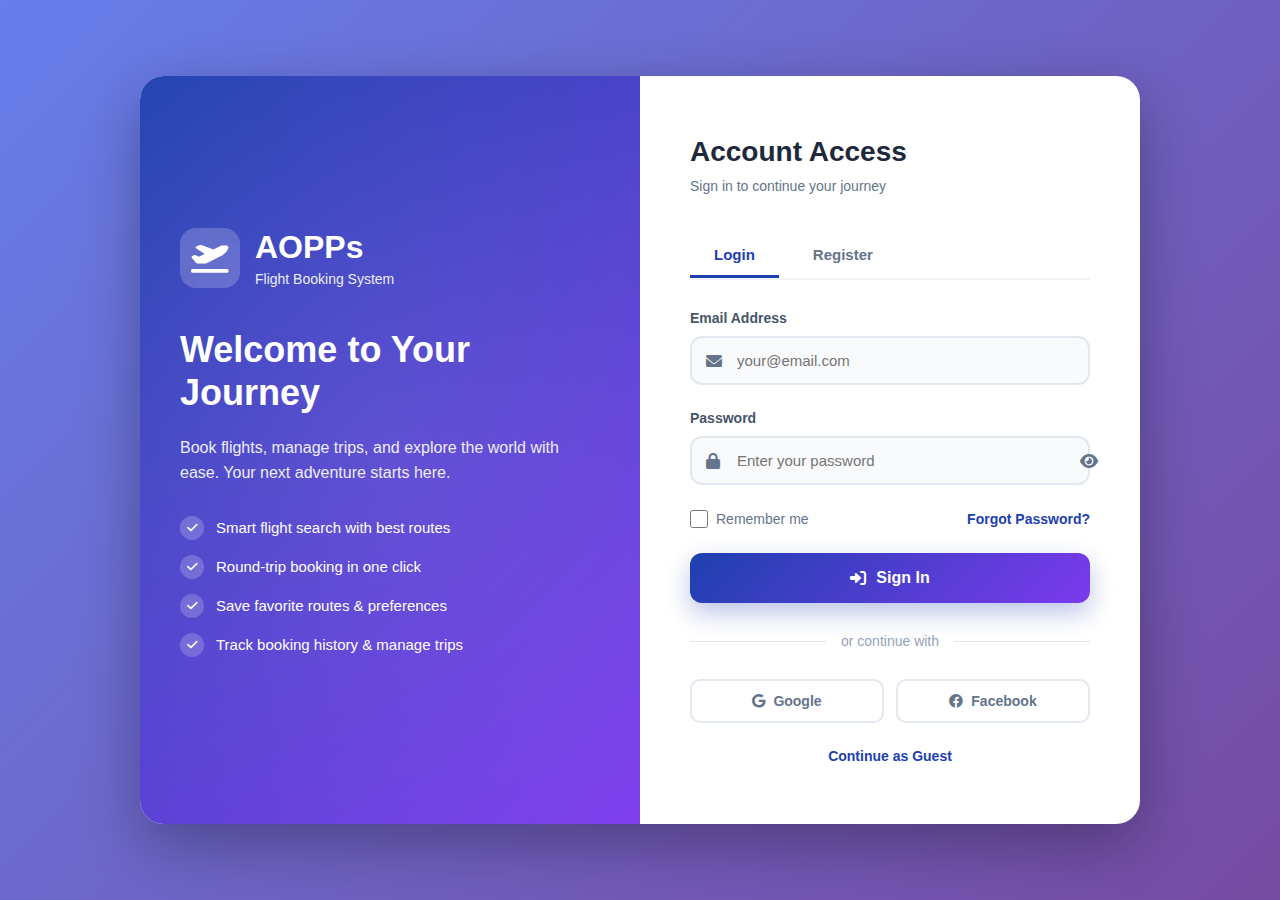
<file: frontend/login.html>
<!DOCTYPE html>
<html lang="en">

<head>
    <meta charset="UTF-8">
    <meta name="viewport" content="width=device-width, initial-scale=1.0">
    <title>Login - AOPPs Flight Booking</title>
    <link rel="icon" type="image/png" href="assets/logo.png">
    <link rel="stylesheet" href="https://cdnjs.cloudflare.com/ajax/libs/font-awesome/6.0.0-beta3/css/all.min.css">
    <style>
        * {
            margin: 0;
            padding: 0;
            box-sizing: border-box;
            font-family: "Inter", "Segoe UI", sans-serif;
        }

        body {
            background: linear-gradient(135deg, #667eea 0%, #764ba2 100%);
            min-height: 100vh;
            display: flex;
            align-items: center;
            justify-content: center;
            padding: 20px;
        }

        .login-container {
            background: white;
            border-radius: 24px;
            box-shadow: 0 20px 60px rgba(0, 0, 0, 0.3);
            overflow: hidden;
            max-width: 1000px;
            width: 100%;
            display: grid;
            grid-template-columns: 1fr 1fr;
            animation: slideUp 0.5s ease-out;
        }

        @keyframes slideUp {
            from {
                opacity: 0;
                transform: translateY(30px);
            }

            to {
                opacity: 1;
                transform: translateY(0);
            }
        }

        .login-left {
            background: linear-gradient(135deg, #1e40af 0%, #7c3aed 100%);
            padding: 60px 40px;
            color: white;
            display: flex;
            flex-direction: column;
            justify-content: center;
            position: relative;
            overflow: hidden;
        }

        .login-left::before {
            content: '';
            position: absolute;
            top: -50%;
            right: -50%;
            width: 200%;
            height: 200%;
            background: radial-gradient(circle, rgba(255, 255, 255, 0.1) 0%, transparent 70%);
            animation: rotate 20s linear infinite;
        }

        @keyframes rotate {
            to {
                transform: rotate(360deg);
            }
        }

        .login-left-content {
            position: relative;
            z-index: 1;
        }

        .logo-section {
            display: flex;
            align-items: center;
            gap: 15px;
            margin-bottom: 40px;
        }

        .logo-icon {
            width: 60px;
            height: 60px;
            background: rgba(255, 255, 255, 0.2);
            border-radius: 16px;
            display: flex;
            align-items: center;
            justify-content: center;
            font-size: 30px;
            backdrop-filter: blur(10px);
        }

        .logo-text h1 {
            font-size: 32px;
            font-weight: 700;
            margin-bottom: 5px;
        }

        .logo-text p {
            font-size: 14px;
            opacity: 0.9;
        }

        .welcome-text h2 {
            font-size: 36px;
            font-weight: 700;
            margin-bottom: 20px;
            line-height: 1.2;
        }

        .welcome-text p {
            font-size: 16px;
            opacity: 0.9;
            line-height: 1.6;
            margin-bottom: 30px;
        }

        .features-list {
            list-style: none;
        }

        .features-list li {
            display: flex;
            align-items: center;
            gap: 12px;
            margin-bottom: 15px;
            font-size: 15px;
        }

        .features-list i {
            width: 24px;
            height: 24px;
            background: rgba(255, 255, 255, 0.2);
            border-radius: 50%;
            display: flex;
            align-items: center;
            justify-content: center;
            font-size: 12px;
        }

        .login-right {
            padding: 60px 50px;
            display: flex;
            flex-direction: column;
            justify-content: center;
        }

        .login-header {
            margin-bottom: 40px;
        }

        .login-header h2 {
            font-size: 28px;
            font-weight: 700;
            color: #1e293b;
            margin-bottom: 10px;
        }

        .login-header p {
            font-size: 14px;
            color: #64748b;
        }

        .form-tabs {
            display: flex;
            gap: 10px;
            margin-bottom: 30px;
            border-bottom: 2px solid #f1f5f9;
        }

        .form-tab {
            padding: 12px 24px;
            background: transparent;
            border: none;
            font-size: 15px;
            font-weight: 600;
            color: #64748b;
            cursor: pointer;
            border-bottom: 3px solid transparent;
            transition: all 0.3s;
        }

        .form-tab.active {
            color: #1e40af;
            border-bottom-color: #1e40af;
        }

        .form-content {
            display: none;
        }

        .form-content.active {
            display: block;
            animation: fadeIn 0.3s ease-out;
        }

        @keyframes fadeIn {
            from {
                opacity: 0;
                transform: translateY(10px);
            }

            to {
                opacity: 1;
                transform: translateY(0);
            }
        }

        .form-group {
            margin-bottom: 25px;
        }

        .form-label {
            display: block;
            font-size: 14px;
            font-weight: 600;
            color: #475569;
            margin-bottom: 10px;
        }

        .input-wrapper {
            position: relative;
        }

        .input-wrapper i {
            position: absolute;
            left: 16px;
            top: 50%;
            transform: translateY(-50%);
            color: #64748b;
            font-size: 16px;
        }

        .form-input {
            width: 100%;
            padding: 14px 16px 14px 45px;
            border: 2px solid #e2e8f0;
            border-radius: 12px;
            font-size: 15px;
            color: #1e293b;
            background: #f8fafc;
            transition: all 0.3s;
        }

        .form-input[type="password"] {
            padding-right: 50px;
            /* Extra space for eye icon */
        }

        .form-input:focus {
            outline: none;
            border-color: #1e40af;
            background: white;
            box-shadow: 0 0 0 4px rgba(30, 64, 175, 0.1);
        }

        .password-toggle {
            position: absolute;
            right: 16px;
            top: 50%;
            transform: translateY(-50%);
            background: none;
            border: none;
            color: #64748b;
            cursor: pointer;
            font-size: 16px;
            padding: 5px;
            z-index: 10;
            display: flex;
            align-items: center;
            justify-content: center;
        }

        .password-toggle:hover {
            color: #1e40af;
        }

        .form-options {
            display: flex;
            justify-content: space-between;
            align-items: center;
            margin-bottom: 25px;
        }

        .remember-me {
            display: flex;
            align-items: center;
            gap: 8px;
            font-size: 14px;
            color: #64748b;
        }

        .remember-me input {
            width: 18px;
            height: 18px;
            cursor: pointer;
        }

        .forgot-password {
            font-size: 14px;
            color: #1e40af;
            text-decoration: none;
            font-weight: 600;
        }

        .forgot-password:hover {
            text-decoration: underline;
        }

        .submit-btn {
            width: 100%;
            padding: 16px;
            background: linear-gradient(135deg, #1e40af 0%, #7c3aed 100%);
            border: none;
            border-radius: 12px;
            color: white;
            font-size: 16px;
            font-weight: 600;
            cursor: pointer;
            transition: all 0.3s;
            box-shadow: 0 10px 25px rgba(30, 64, 175, 0.3);
            display: flex;
            align-items: center;
            justify-content: center;
            gap: 10px;
        }

        .submit-btn:hover {
            transform: translateY(-2px);
            box-shadow: 0 15px 35px rgba(30, 64, 175, 0.4);
        }

        .submit-btn:active {
            transform: translateY(0);
        }

        .divider {
            display: flex;
            align-items: center;
            gap: 15px;
            margin: 30px 0;
            color: #94a3b8;
            font-size: 14px;
        }

        .divider::before,
        .divider::after {
            content: '';
            flex: 1;
            height: 1px;
            background: #e2e8f0;
        }

        .social-login {
            display: grid;
            grid-template-columns: 1fr 1fr;
            gap: 12px;
        }

        .social-btn {
            padding: 12px;
            border: 2px solid #e2e8f0;
            border-radius: 10px;
            background: white;
            color: #64748b;
            font-size: 14px;
            font-weight: 600;
            cursor: pointer;
            transition: all 0.3s;
            display: flex;
            align-items: center;
            justify-content: center;
            gap: 8px;
        }

        .social-btn:hover {
            border-color: #1e40af;
            color: #1e40af;
            background: #eff6ff;
        }

        .guest-link {
            text-align: center;
            margin-top: 25px;
            font-size: 14px;
            color: #64748b;
        }

        .guest-link a {
            color: #1e40af;
            text-decoration: none;
            font-weight: 600;
        }

        .guest-link a:hover {
            text-decoration: underline;
        }

        .error-message {
            background: #fee2e2;
            color: #dc2626;
            padding: 12px 16px;
            border-radius: 10px;
            font-size: 14px;
            margin-bottom: 20px;
            display: none;
            align-items: center;
            gap: 10px;
        }

        .error-message.show {
            display: flex;
        }

        .success-message {
            background: #dcfce7;
            color: #16a34a;
            padding: 12px 16px;
            border-radius: 10px;
            font-size: 14px;
            margin-bottom: 20px;
            display: none;
            align-items: center;
            gap: 10px;
        }

        .success-message.show {
            display: flex;
        }

        @media(max-width: 768px) {
            .login-container {
                grid-template-columns: 1fr;
            }

            .login-left {
                padding: 40px 30px;
            }

            .login-right {
                padding: 40px 30px;
            }

            .welcome-text h2 {
                font-size: 28px;
            }

            .social-login {
                grid-template-columns: 1fr;
            }
        }
    </style>
</head>

<body>
    <div class="login-container">
        <!-- Left Side -->
        <div class="login-left">
            <div class="login-left-content">
                <div class="logo-section">
                    <div class="logo-icon">
                        <i class="fas fa-plane-departure"></i>
                    </div>
                    <div class="logo-text">
                        <h1>AOPPs</h1>
                        <p>Flight Booking System</p>
                    </div>
                </div>

                <div class="welcome-text">
                    <h2>Welcome to Your Journey</h2>
                    <p>Book flights, manage trips, and explore the world with ease. Your next adventure starts here.</p>
                </div>

                <ul class="features-list">
                    <li>
                        <i class="fas fa-check"></i>
                        <span>Smart flight search with best routes</span>
                    </li>
                    <li>
                        <i class="fas fa-check"></i>
                        <span>Round-trip booking in one click</span>
                    </li>
                    <li>
                        <i class="fas fa-check"></i>
                        <span>Save favorite routes & preferences</span>
                    </li>
                    <li>
                        <i class="fas fa-check"></i>
                        <span>Track booking history & manage trips</span>
                    </li>
                </ul>
            </div>
        </div>

        <!-- Right Side -->
        <div class="login-right">
            <div class="login-header">
                <h2>Account Access</h2>
                <p>Sign in to continue your journey</p>
            </div>

            <!-- Error/Success Messages -->
            <div class="error-message" id="errorMessage">
                <i class="fas fa-exclamation-circle"></i>
                <span id="errorText"></span>
            </div>

            <div class="success-message" id="successMessage">
                <i class="fas fa-check-circle"></i>
                <span id="successText"></span>
            </div>

            <!-- Tabs -->
            <div class="form-tabs">
                <button class="form-tab active" onclick="switchTab('login')">Login</button>
                <button class="form-tab" onclick="switchTab('register')">Register</button>
            </div>

            <!-- Login Form -->
            <div class="form-content active" id="loginForm">
                <form onsubmit="handleLogin(event)">
                    <div class="form-group">
                        <label class="form-label">Email Address</label>
                        <div class="input-wrapper">
                            <i class="fas fa-envelope"></i>
                            <input type="email" class="form-input" id="loginEmail" placeholder="your@email.com"
                                required>
                        </div>
                    </div>

                    <div class="form-group">
                        <label class="form-label">Password</label>
                        <div class="input-wrapper">
                            <i class="fas fa-lock"></i>
                            <input type="password" class="form-input" id="loginPassword"
                                placeholder="Enter your password" required>
                            <button type="button" class="password-toggle" onclick="togglePassword('loginPassword')">
                                <i class="fas fa-eye"></i>
                            </button>
                        </div>
                    </div>

                    <div class="form-options">
                        <label class="remember-me">
                            <input type="checkbox" id="rememberMe">
                            <span>Remember me</span>
                        </label>
                        <a href="#" class="forgot-password">Forgot Password?</a>
                    </div>

                    <button type="submit" class="submit-btn">
                        <i class="fas fa-sign-in-alt"></i>
                        <span>Sign In</span>
                    </button>
                </form>

                <div class="divider">or continue with</div>

                <div class="social-login">
                    <button class="social-btn" onclick="socialLogin('google')">
                        <i class="fab fa-google"></i>
                        <span>Google</span>
                    </button>
                    <button class="social-btn" onclick="socialLogin('facebook')">
                        <i class="fab fa-facebook"></i>
                        <span>Facebook</span>
                    </button>
                </div>

                <div class="guest-link">
                    <a href="index.html">Continue as Guest</a>
                </div>
            </div>

            <!-- Register Form -->
            <div class="form-content" id="registerForm">
                <form onsubmit="handleRegister(event)">
                    <div class="form-group">
                        <label class="form-label">Full Name</label>
                        <div class="input-wrapper">
                            <i class="fas fa-user"></i>
                            <input type="text" class="form-input" id="registerName" placeholder="John Doe" required>
                        </div>
                    </div>

                    <div class="form-group">
                        <label class="form-label">Email Address</label>
                        <div class="input-wrapper">
                            <i class="fas fa-envelope"></i>
                            <input type="email" class="form-input" id="registerEmail" placeholder="your@email.com"
                                required>
                        </div>
                    </div>

                    <div class="form-group">
                        <label class="form-label">Password</label>
                        <div class="input-wrapper">
                            <i class="fas fa-lock"></i>
                            <input type="password" class="form-input" id="registerPassword"
                                placeholder="Create a password" required minlength="6">
                            <button type="button" class="password-toggle" onclick="togglePassword('registerPassword')">
                                <i class="fas fa-eye"></i>
                            </button>
                        </div>
                    </div>

                    <div class="form-group">
                        <label class="form-label">Confirm Password</label>
                        <div class="input-wrapper">
                            <i class="fas fa-lock"></i>
                            <input type="password" class="form-input" id="confirmPassword"
                                placeholder="Confirm your password" required minlength="6">
                            <button type="button" class="password-toggle" onclick="togglePassword('confirmPassword')">
                                <i class="fas fa-eye"></i>
                            </button>
                        </div>
                    </div>

                    <button type="submit" class="submit-btn">
                        <i class="fas fa-user-plus"></i>
                        <span>Create Account</span>
                    </button>
                </form>

                <div class="guest-link" style="margin-top: 20px;">
                    <a href="index.html">Continue as Guest</a>
                </div>
            </div>
        </div>
    </div>

    <script>
        // Switch between login and register tabs
        function switchTab(tab) {
            // Update tab buttons
            document.querySelectorAll('.form-tab').forEach(btn => btn.classList.remove('active'));
            event.target.classList.add('active');

            // Update form content
            document.querySelectorAll('.form-content').forEach(form => form.classList.remove('active'));
            if (tab === 'login') {
                document.getElementById('loginForm').classList.add('active');
            } else {
                document.getElementById('registerForm').classList.add('active');
            }

            // Clear messages
            hideMessages();
        }

        // Toggle password visibility
        function togglePassword(inputId) {
            const input = document.getElementById(inputId);
            const icon = event.target.closest('button').querySelector('i');

            if (input.type === 'password') {
                input.type = 'text';
                icon.classList.remove('fa-eye');
                icon.classList.add('fa-eye-slash');
            } else {
                input.type = 'password';
                icon.classList.remove('fa-eye-slash');
                icon.classList.add('fa-eye');
            }
        }

        // Show error message
        function showError(message) {
            const errorDiv = document.getElementById('errorMessage');
            const errorText = document.getElementById('errorText');
            errorText.textContent = message;
            errorDiv.classList.add('show');

            setTimeout(() => {
                errorDiv.classList.remove('show');
            }, 5000);
        }

        // Show success message
        function showSuccess(message) {
            const successDiv = document.getElementById('successMessage');
            const successText = document.getElementById('successText');
            successText.textContent = message;
            successDiv.classList.add('show');

            setTimeout(() => {
                successDiv.classList.remove('show');
            }, 3000);
        }

        // Hide all messages
        function hideMessages() {
            document.getElementById('errorMessage').classList.remove('show');
            document.getElementById('successMessage').classList.remove('show');
        }

        // Handle login
        function handleLogin(event) {
            event.preventDefault();

            const email = document.getElementById('loginEmail').value;
            const password = document.getElementById('loginPassword').value;
            const remember = document.getElementById('rememberMe').checked;

            // Get stored users
            const users = JSON.parse(localStorage.getItem('users') || '[]');

            // Find user
            const user = users.find(u => u.email === email && u.password === password);

            if (user) {
                // Create session
                const session = {
                    userId: user.id,
                    email: user.email,
                    name: user.name,
                    loginTime: new Date().toISOString(),
                    remember: remember
                };

                // Store session
                localStorage.setItem('currentUser', JSON.stringify(session));
                if (remember) {
                    localStorage.setItem('rememberMe', 'true');
                }

                showSuccess('Login successful! Redirecting...');

                // Redirect after 1 second
                setTimeout(() => {
                    window.location.href = 'index.html';
                }, 1000);
            } else {
                showError('Invalid email or password. Please try again.');
            }
        }

        // Handle registration
        function handleRegister(event) {
            event.preventDefault();

            const name = document.getElementById('registerName').value;
            const email = document.getElementById('registerEmail').value;
            const password = document.getElementById('registerPassword').value;
            const confirmPassword = document.getElementById('confirmPassword').value;

            // Validate passwords match
            if (password !== confirmPassword) {
                showError('Passwords do not match!');
                return;
            }

            // Validate password strength
            if (password.length < 6) {
                showError('Password must be at least 6 characters long!');
                return;
            }

            // Get existing users
            const users = JSON.parse(localStorage.getItem('users') || '[]');

            // Check if email already exists
            if (users.find(u => u.email === email)) {
                showError('Email already registered. Please login instead.');
                return;
            }

            // Create new user
            const newUser = {
                id: Date.now().toString(),
                name: name,
                email: email,
                password: password, // In production, this should be hashed!
                createdAt: new Date().toISOString(),
                bookings: [],
                favorites: []
            };

            // Add to users array
            users.push(newUser);
            localStorage.setItem('users', JSON.stringify(users));

            showSuccess('Account created successfully! Please login.');

            // Switch to login tab after 2 seconds
            setTimeout(() => {
                document.querySelector('.form-tab').click();
                document.getElementById('loginEmail').value = email;
            }, 2000);
        }

        // Social login (placeholder)
        function socialLogin(provider) {
            showError(`${provider} login coming soon! Please use email/password for now.`);
        }

        // Check if user is already logged in with valid session
        window.addEventListener('DOMContentLoaded', () => {
            const currentUser = localStorage.getItem('currentUser');
            const rememberMe = localStorage.getItem('rememberMe');

            if (currentUser && rememberMe === 'true') {
                try {
                    const user = JSON.parse(currentUser);
                    const loginTime = new Date(user.loginTime);
                    const now = new Date();
                    const hoursSinceLogin = (now - loginTime) / (1000 * 60 * 60);

                    // Only auto-login if session is less than 24 hours old
                    if (hoursSinceLogin < 24 && user.email && user.name) {
                        showSuccess(`Welcome back, ${user.name}! Redirecting...`);
                        setTimeout(() => {
                            window.location.href = 'index.html';
                        }, 1500);
                    } else {
                        // Session expired or invalid, clear it
                        localStorage.removeItem('currentUser');
                        localStorage.removeItem('rememberMe');
                    }
                } catch (e) {
                    // Invalid session data, clear it
                    localStorage.removeItem('currentUser');
                    localStorage.removeItem('rememberMe');
                }
            } else if (currentUser && rememberMe !== 'true') {
                // User has a session but didn't check "Remember Me"
                // Clear the session so they need to login again
                localStorage.removeItem('currentUser');
            }
        });
    </script>
</body>

</html>
</file>
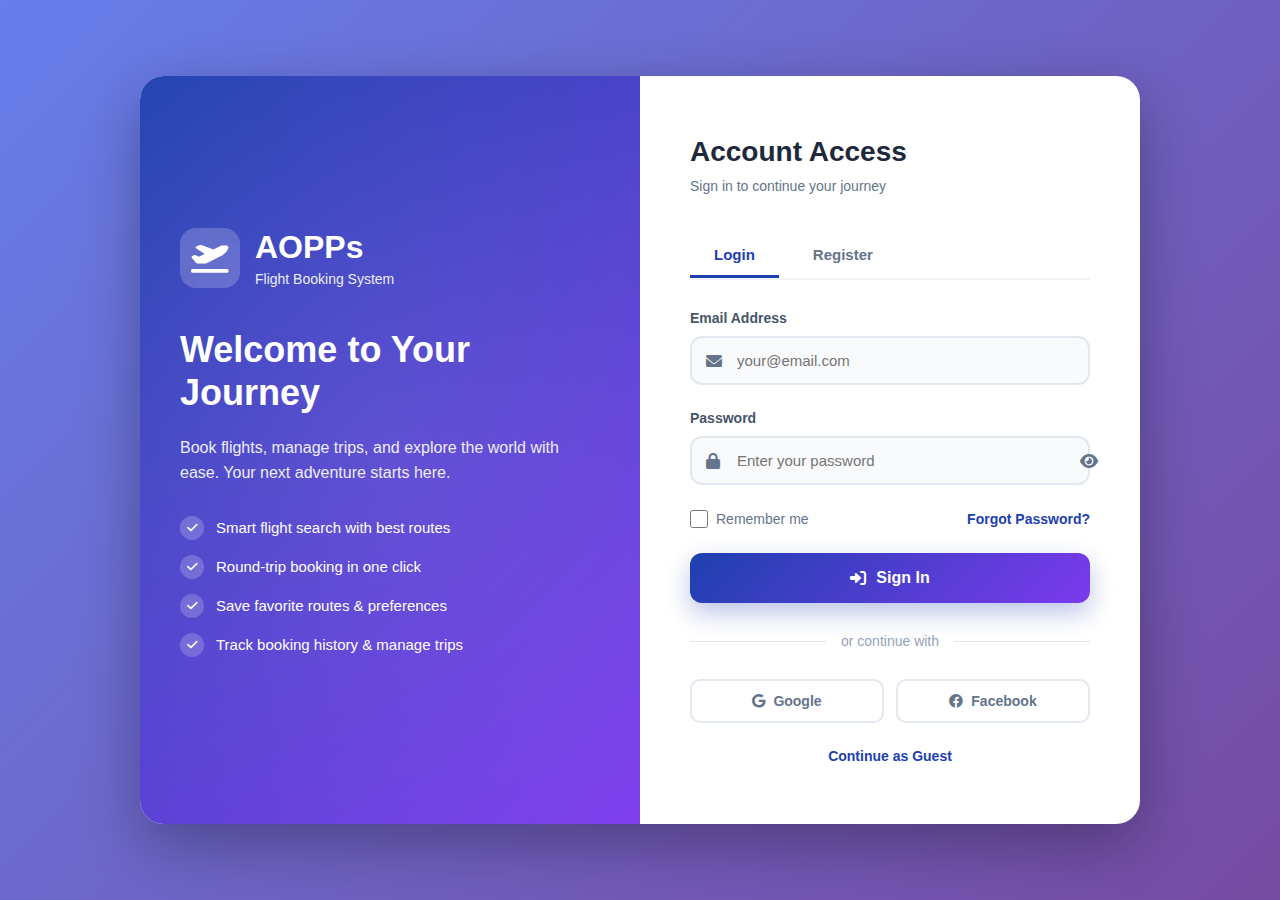
<file: frontend/profile.html>
<!DOCTYPE html>
<html lang="en">

<head>
    <meta charset="UTF-8">
    <meta name="viewport" content="width=device-width, initial-scale=1.0">
    <title>My Profile - AOPPs</title>
    <link rel="icon" type="image/png" href="assets/logo.png">
    <link rel="stylesheet" href="https://cdnjs.cloudflare.com/ajax/libs/font-awesome/6.0.0-beta3/css/all.min.css">
    <style>
        * {
            margin: 0;
            padding: 0;
            box-sizing: border-box;
            font-family: "Inter", "Segoe UI", sans-serif;
        }

        body {
            background: #f8fafc;
            min-height: 100vh;
        }

        .header {
            background: linear-gradient(135deg, #1e40af 0%, #7c3aed 100%);
            padding: 20px 40px;
            color: white;
            box-shadow: 0 4px 20px rgba(0, 0, 0, 0.1);
        }

        .header-content {
            max-width: 1200px;
            margin: 0 auto;
            display: flex;
            justify-content: space-between;
            align-items: center;
        }

        .logo {
            display: flex;
            align-items: center;
            gap: 12px;
            font-size: 24px;
            font-weight: 700;
        }

        .nav-links {
            display: flex;
            gap: 20px;
            align-items: center;
        }

        .nav-links a {
            color: white;
            text-decoration: none;
            font-weight: 500;
            padding: 8px 16px;
            border-radius: 8px;
            transition: all 0.3s;
        }

        .nav-links a:hover {
            background: rgba(255, 255, 255, 0.2);
        }

        .logout-btn {
            background: rgba(255, 255, 255, 0.2);
            border: none;
            color: white;
            padding: 10px 20px;
            border-radius: 8px;
            cursor: pointer;
            font-weight: 600;
            transition: all 0.3s;
        }

        .logout-btn:hover {
            background: rgba(255, 255, 255, 0.3);
        }

        .container {
            max-width: 1200px;
            margin: 40px auto;
            padding: 0 20px;
        }

        .profile-header {
            background: white;
            border-radius: 20px;
            padding: 40px;
            box-shadow: 0 4px 20px rgba(0, 0, 0, 0.06);
            margin-bottom: 30px;
            display: flex;
            align-items: center;
            gap: 30px;
        }

        .profile-avatar {
            width: 120px;
            height: 120px;
            border-radius: 50%;
            background: linear-gradient(135deg, #1e40af 0%, #7c3aed 100%);
            display: flex;
            align-items: center;
            justify-content: center;
            font-size: 48px;
            color: white;
            font-weight: 700;
        }

        .profile-info h1 {
            font-size: 32px;
            color: #1e293b;
            margin-bottom: 8px;
        }

        .profile-info p {
            color: #64748b;
            font-size: 16px;
            margin-bottom: 15px;
        }

        .profile-stats {
            display: flex;
            gap: 30px;
            margin-top: 15px;
        }

        .stat-item {
            display: flex;
            align-items: center;
            gap: 10px;
        }

        .stat-item i {
            color: #1e40af;
            font-size: 20px;
        }

        .stat-item span {
            font-size: 14px;
            color: #64748b;
        }

        .stat-item strong {
            color: #1e293b;
            font-size: 18px;
        }

        .content-grid {
            display: grid;
            grid-template-columns: 1fr 2fr;
            gap: 30px;
        }

        .card {
            background: white;
            border-radius: 16px;
            padding: 30px;
            box-shadow: 0 4px 20px rgba(0, 0, 0, 0.06);
        }

        .card-title {
            font-size: 20px;
            font-weight: 700;
            color: #1e293b;
            margin-bottom: 20px;
            display: flex;
            align-items: center;
            gap: 10px;
        }

        .card-title i {
            color: #1e40af;
        }

        .menu-list {
            list-style: none;
        }

        .menu-item {
            padding: 15px;
            border-radius: 10px;
            margin-bottom: 8px;
            cursor: pointer;
            transition: all 0.3s;
            display: flex;
            align-items: center;
            gap: 12px;
            color: #64748b;
        }

        .menu-item:hover {
            background: #f1f5f9;
            color: #1e40af;
        }

        .menu-item.active {
            background: #eff6ff;
            color: #1e40af;
            font-weight: 600;
        }

        .menu-item i {
            width: 20px;
        }

        .section {
            display: none;
        }

        .section.active {
            display: block;
        }

        .booking-card {
            border: 2px solid #e2e8f0;
            border-radius: 12px;
            padding: 20px;
            margin-bottom: 15px;
            transition: all 0.3s;
        }

        .booking-card:hover {
            border-color: #1e40af;
            box-shadow: 0 4px 15px rgba(30, 64, 175, 0.1);
        }

        .booking-header {
            display: flex;
            justify-content: space-between;
            align-items: center;
            margin-bottom: 15px;
        }

        .booking-route {
            font-size: 18px;
            font-weight: 600;
            color: #1e293b;
        }

        .booking-status {
            padding: 6px 12px;
            border-radius: 20px;
            font-size: 12px;
            font-weight: 600;
        }

        .status-confirmed {
            background: #dcfce7;
            color: #16a34a;
        }

        .status-pending {
            background: #fef3c7;
            color: #d97706;
        }

        .booking-details {
            display: grid;
            grid-template-columns: repeat(3, 1fr);
            gap: 15px;
            font-size: 14px;
            color: #64748b;
        }

        .detail-item {
            display: flex;
            flex-direction: column;
            gap: 5px;
        }

        .detail-label {
            font-size: 12px;
            text-transform: uppercase;
            letter-spacing: 0.5px;
        }

        .detail-value {
            color: #1e293b;
            font-weight: 600;
        }

        .empty-state {
            text-align: center;
            padding: 60px 20px;
            color: #94a3b8;
        }

        .empty-state i {
            font-size: 64px;
            margin-bottom: 20px;
            opacity: 0.3;
        }

        .empty-state h3 {
            font-size: 20px;
            margin-bottom: 10px;
        }

        .empty-state p {
            font-size: 14px;
        }

        .btn-primary {
            background: linear-gradient(135deg, #1e40af 0%, #7c3aed 100%);
            color: white;
            border: none;
            padding: 12px 24px;
            border-radius: 10px;
            font-weight: 600;
            cursor: pointer;
            transition: all 0.3s;
            margin-top: 20px;
        }

        .btn-primary:hover {
            transform: translateY(-2px);
            box-shadow: 0 10px 25px rgba(30, 64, 175, 0.3);
        }

        @media(max-width: 768px) {
            .content-grid {
                grid-template-columns: 1fr;
            }

            .profile-header {
                flex-direction: column;
                text-align: center;
            }

            .profile-stats {
                flex-direction: column;
                gap: 15px;
            }

            .booking-details {
                grid-template-columns: 1fr;
            }
        }
    </style>
</head>

<body>
    <div class="header">
        <div class="header-content">
            <div class="logo">
                <i class="fas fa-plane-departure"></i>
                <span>AOPPs</span>
            </div>
            <div class="nav-links">
                <a href="index.html"><i class="fas fa-home"></i> Home</a>
                <a href="profile.html"><i class="fas fa-user"></i> Profile</a>
                <button class="logout-btn" onclick="logout()">
                    <i class="fas fa-sign-out-alt"></i> Logout
                </button>
            </div>
        </div>
    </div>

    <div class="container">
        <div class="profile-header">
            <div class="profile-avatar" id="userAvatar">U</div>
            <div class="profile-info">
                <h1 id="userName">User Name</h1>
                <p id="userEmail">user@email.com</p>
                <div class="profile-stats">
                    <div class="stat-item">
                        <i class="fas fa-ticket-alt"></i>
                        <div>
                            <strong id="bookingCount">0</strong>
                            <span>Bookings</span>
                        </div>
                    </div>
                    <div class="stat-item">
                        <i class="fas fa-heart"></i>
                        <div>
                            <strong id="favoriteCount">0</strong>
                            <span>Favorites</span>
                        </div>
                    </div>
                    <div class="stat-item">
                        <i class="fas fa-calendar"></i>
                        <div>
                            <span>Member since</span>
                            <strong id="memberSince">2025</strong>
                        </div>
                    </div>
                </div>
            </div>
        </div>

        <div class="content-grid">
            <div class="card">
                <h3 class="card-title">
                    <i class="fas fa-bars"></i>
                    Menu
                </h3>
                <ul class="menu-list">
                    <li class="menu-item active" onclick="showSection('bookings')">
                        <i class="fas fa-ticket-alt"></i>
                        <span>My Bookings</span>
                    </li>
                    <li class="menu-item" onclick="showSection('favorites')">
                        <i class="fas fa-heart"></i>
                        <span>Favorite Routes</span>
                    </li>
                    <li class="menu-item" onclick="showSection('settings')">
                        <i class="fas fa-cog"></i>
                        <span>Account Settings</span>
                    </li>
                </ul>
            </div>

            <div class="card">
                <!-- Bookings Section -->
                <div class="section active" id="bookings">
                    <h3 class="card-title">
                        <i class="fas fa-ticket-alt"></i>
                        My Bookings
                    </h3>
                    <div id="bookingsList">
                        <div class="empty-state">
                            <i class="fas fa-plane"></i>
                            <h3>No bookings yet</h3>
                            <p>Start exploring and book your first flight!</p>
                            <button class="btn-primary" onclick="window.location.href='index.html'">
                                Search Flights
                            </button>
                        </div>
                    </div>
                </div>

                <!-- Favorites Section -->
                <div class="section" id="favorites">
                    <h3 class="card-title">
                        <i class="fas fa-heart"></i>
                        Favorite Routes
                    </h3>
                    <div id="favoritesList">
                        <div class="empty-state">
                            <i class="fas fa-heart"></i>
                            <h3>No favorite routes</h3>
                            <p>Save your frequently traveled routes for quick access!</p>
                        </div>
                    </div>
                </div>

                <!-- Settings Section -->
                <div class="section" id="settings">
                    <h3 class="card-title">
                        <i class="fas fa-cog"></i>
                        Account Settings
                    </h3>
                    <div style="padding: 20px 0;">
                        <p style="color: #64748b; margin-bottom: 20px;">
                            Manage your account preferences and personal information.
                        </p>
                        <div style="border-top: 2px solid #f1f5f9; padding-top: 20px;">
                            <h4 style="margin-bottom: 15px; color: #1e293b;">Personal Information</h4>
                            <div style="display: grid; gap: 15px;">
                                <div>
                                    <label
                                        style="display: block; font-size: 14px; color: #64748b; margin-bottom: 5px;">Name</label>
                                    <input type="text" id="settingsName"
                                        style="width: 100%; padding: 12px; border: 2px solid #e2e8f0; border-radius: 8px;"
                                        readonly>
                                </div>
                                <div>
                                    <label
                                        style="display: block; font-size: 14px; color: #64748b; margin-bottom: 5px;">Email</label>
                                    <input type="email" id="settingsEmail"
                                        style="width: 100%; padding: 12px; border: 2px solid #e2e8f0; border-radius: 8px;"
                                        readonly>
                                </div>
                                <div>
                                    <label
                                        style="display: block; font-size: 14px; color: #64748b; margin-bottom: 5px;">Member
                                        Since</label>
                                    <input type="text" id="settingsMemberSince"
                                        style="width: 100%; padding: 12px; border: 2px solid #e2e8f0; border-radius: 8px;"
                                        readonly>
                                </div>
                            </div>
                        </div>
                    </div>
                </div>
            </div>
        </div>
    </div>

    <script>
        // Check authentication
        function checkAuth() {
            const currentUser = localStorage.getItem('currentUser');
            if (!currentUser) {
                window.location.href = 'login.html';
                return null;
            }
            return JSON.parse(currentUser);
        }

        // Load user data
        function loadUserData() {
            const user = checkAuth();
            if (!user) return;

            // Get full user data
            const users = JSON.parse(localStorage.getItem('users') || '[]');
            const fullUser = users.find(u => u.id === user.userId);

            if (fullUser) {
                // Update profile header
                document.getElementById('userName').textContent = fullUser.name;
                document.getElementById('userEmail').textContent = fullUser.email;
                document.getElementById('userAvatar').textContent = fullUser.name.charAt(0).toUpperCase();

                // Update stats
                document.getElementById('bookingCount').textContent = fullUser.bookings?.length || 0;
                document.getElementById('favoriteCount').textContent = fullUser.favorites?.length || 0;

                const memberDate = new Date(fullUser.createdAt);
                document.getElementById('memberSince').textContent = memberDate.toLocaleDateString('en-US', { month: 'short', year: 'numeric' });

                // Update settings
                document.getElementById('settingsName').value = fullUser.name;
                document.getElementById('settingsEmail').value = fullUser.email;
                document.getElementById('settingsMemberSince').value = memberDate.toLocaleDateString();

                // Load bookings
                loadBookings(fullUser.bookings || []);
            }
        }

        // Load bookings
        function loadBookings(bookings) {
            const container = document.getElementById('bookingsList');

            if (bookings.length === 0) {
                container.innerHTML = `
                    <div class="empty-state">
                        <i class="fas fa-plane"></i>
                        <h3>No bookings yet</h3>
                        <p>Start exploring and book your first flight!</p>
                        <button class="btn-primary" onclick="window.location.href='index.html'">
                            Search Flights
                        </button>
                    </div>
                `;
                return;
            }

            container.innerHTML = bookings.map(booking => `
                <div class="booking-card">
                    <div class="booking-header">
                        <div class="booking-route">${booking.from} → ${booking.to}</div>
                        <div class="booking-status status-${booking.status}">${booking.status}</div>
                    </div>
                    <div class="booking-details">
                        <div class="detail-item">
                            <span class="detail-label">Date</span>
                            <span class="detail-value">${booking.date}</span>
                        </div>
                        <div class="detail-item">
                            <span class="detail-label">Airline</span>
                            <span class="detail-value">${booking.airline}</span>
                        </div>
                        <div class="detail-item">
                            <span class="detail-label">Price</span>
                            <span class="detail-value">₹${booking.price}</span>
                        </div>
                    </div>
                </div>
            `).join('');
        }

        // Show section
        function showSection(sectionId) {
            // Update menu
            document.querySelectorAll('.menu-item').forEach(item => item.classList.remove('active'));
            event.target.closest('.menu-item').classList.add('active');

            // Update sections
            document.querySelectorAll('.section').forEach(section => section.classList.remove('active'));
            document.getElementById(sectionId).classList.add('active');
        }

        // Logout
        function logout() {
            if (confirm('Are you sure you want to logout?')) {
                localStorage.removeItem('currentUser');
                localStorage.removeItem('rememberMe');
                window.location.href = 'login.html';
            }
        }

        // Initialize
        window.addEventListener('DOMContentLoaded', loadUserData);
    </script>
</body>

</html>
</file>
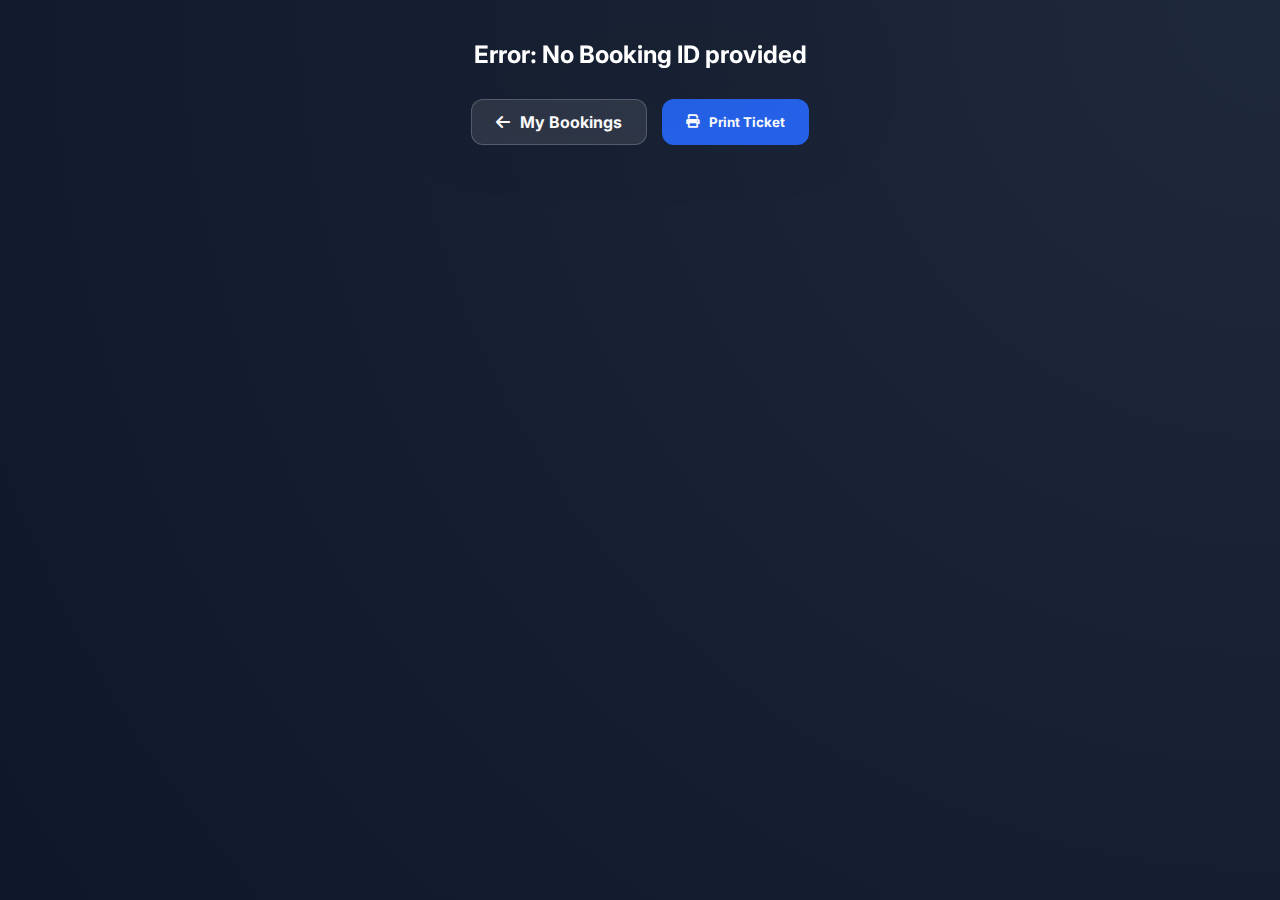
<file: frontend/ticket.html>
<!DOCTYPE html>
<html lang="en">

<head>
    <meta charset="UTF-8">
    <meta name="viewport" content="width=device-width, initial-scale=1.0">
    <title>E-Ticket | Antigravity Flights</title>
    <link rel="stylesheet" href="https://cdnjs.cloudflare.com/ajax/libs/font-awesome/6.0.0-beta3/css/all.min.css">
    <link
        href="https://fonts.googleapis.com/css2?family=Inter:wght@300;400;500;600;700;800&family=JetBrains+Mono:wght@400;600&display=swap"
        rel="stylesheet">
    <style>
        :root {
            --primary: #2563eb;
            --secondary: #7c3aed;
            --bg: #0f172a;
            --card-bg: #ffffff;
            --text-main: #1e293b;
            --text-light: #64748b;
        }

        * {
            margin: 0;
            padding: 0;
            box-sizing: border-box;
            font-family: 'Inter', sans-serif;
        }

        body {
            background: var(--bg);
            background: radial-gradient(circle at top right, #1e293b, #0f172a);
            min-height: 100vh;
            display: flex;
            flex-direction: column;
            align-items: center;
            padding: 40px 20px;
        }

        .ticket-container {
            width: 100%;
            max-width: 800px;
            filter: drop-shadow(0 25px 50px rgba(0, 0, 0, 0.5));
            animation: fadeIn 0.8s ease-out;
        }

        @keyframes fadeIn {
            from {
                opacity: 0;
                transform: translateY(20px);
            }

            to {
                opacity: 1;
                transform: translateY(0);
            }
        }

        /* The Boarding Pass Look */
        .ticket {
            background: var(--card-bg);
            border-radius: 24px;
            display: flex;
            overflow: hidden;
            position: relative;
        }

        /* Main Section */
        .ticket-main {
            flex: 2;
            padding: 40px;
            border-right: 2px dashed #e2e8f0;
            position: relative;
        }

        /* Stub Section */
        .ticket-stub {
            flex: 1;
            background: #f8fafc;
            padding: 40px 30px;
            display: flex;
            flex-direction: column;
            align-items: center;
            justify-content: center;
            text-align: center;
        }

        /* Punch Holes */
        .ticket::before,
        .ticket::after {
            content: '';
            position: absolute;
            width: 30px;
            height: 30px;
            background: var(--bg);
            border-radius: 50%;
            left: 66.66%;
            margin-left: -15px;
            z-index: 10;
        }

        .ticket::before {
            top: -15px;
        }

        .ticket::after {
            bottom: -15px;
        }

        .header {
            display: flex;
            justify-content: space-between;
            align-items: center;
            margin-bottom: 40px;
        }

        .brand {
            display: flex;
            align-items: center;
            gap: 12px;
            font-weight: 800;
            font-size: 20px;
            color: var(--primary);
            text-transform: uppercase;
            letter-spacing: 1px;
        }

        .status-badge {
            padding: 6px 16px;
            border-radius: 99px;
            font-size: 12px;
            font-weight: 700;
            text-transform: uppercase;
        }

        .status-confirmed {
            background: #dcfce7;
            color: #166534;
        }

        .status-cancelled {
            background: #fee2e2;
            color: #991b1b;
        }

        .route-visual {
            display: flex;
            justify-content: space-between;
            align-items: center;
            margin-bottom: 40px;
        }

        .airport-block h2 {
            font-size: 42px;
            font-weight: 800;
            color: var(--text-main);
            line-height: 1;
        }

        .airport-block p {
            font-size: 14px;
            color: var(--text-light);
            margin-top: 4px;
        }

        .plane-divider {
            flex: 1;
            display: flex;
            flex-direction: column;
            align-items: center;
            gap: 10px;
            padding: 0 20px;
        }

        .plane-line {
            width: 100%;
            height: 2px;
            background: #e2e8f0;
            position: relative;
        }

        .plane-line i {
            position: absolute;
            left: 50%;
            top: 50%;
            transform: translate(-50%, -50%);
            color: var(--primary);
            background: white;
            padding: 0 10px;
        }

        .info-grid {
            display: grid;
            grid-template-columns: repeat(3, 1fr);
            gap: 30px;
        }

        .info-item label {
            display: block;
            font-size: 11px;
            font-weight: 700;
            color: var(--text-light);
            text-transform: uppercase;
            margin-bottom: 5px;
            letter-spacing: 0.5px;
        }

        .info-item span {
            font-size: 16px;
            font-weight: 600;
            color: var(--text-main);
        }

        .barcode-area {
            margin-top: 40px;
            padding-top: 30px;
            border-top: 1px solid #f1f5f9;
            display: flex;
            justify-content: space-between;
            align-items: flex-end;
        }

        .booking-id-tag {
            font-family: 'JetBrains Mono', monospace;
            font-size: 14px;
            color: var(--text-light);
            background: #f1f5f9;
            padding: 4px 12px;
            border-radius: 6px;
        }

        /* Stub Details */
        .qr-mock {
            width: 120px;
            height: 120px;
            background: white;
            padding: 10px;
            border: 1px solid #e2e8f0;
            border-radius: 12px;
            margin-bottom: 20px;
        }

        .qr-mock img {
            width: 100%;
            height: 100%;
            opacity: 0.8;
        }

        .stub-info {
            margin-bottom: 15px;
        }

        .stub-info label {
            display: block;
            font-size: 10px;
            color: var(--text-light);
            text-transform: uppercase;
        }

        .stub-info span {
            font-weight: 700;
            font-size: 14px;
            color: var(--text-main);
        }

        .actions {
            margin-top: 30px;
            display: flex;
            gap: 15px;
        }

        .btn {
            padding: 12px 24px;
            border-radius: 12px;
            font-weight: 700;
            cursor: pointer;
            transition: all 0.3s;
            border: none;
            display: flex;
            align-items: center;
            gap: 10px;
            text-decoration: none;
        }

        .btn-primary {
            background: var(--primary);
            color: white;
        }

        .btn-primary:hover {
            background: #1d4ed8;
            transform: translateY(-2px);
        }

        .btn-outline {
            background: rgba(255, 255, 255, 0.1);
            color: white;
            border: 1px solid rgba(255, 255, 255, 0.2);
        }

        .btn-outline:hover {
            background: rgba(255, 255, 255, 0.2);
        }

        @media (max-width: 768px) {
            .ticket {
                flex-direction: column;
            }

            .ticket-main {
                border-right: none;
                border-bottom: 2px dashed #e2e8f0;
            }

            .ticket::before,
            .ticket::after {
                left: auto;
                top: 66.66%;
                margin-left: 0;
            }

            .ticket::before {
                left: -15px;
                margin-top: -15px;
            }

            .ticket::after {
                right: -15px;
                margin-top: -15px;
            }

            .info-grid {
                grid-template-columns: 1fr 1fr;
            }
        }

        @media print {
            body {
                background: white;
                padding: 0;
            }

            .actions {
                display: none;
            }

            .ticket-container {
                filter: none;
            }
        }
    </style>
</head>

<body>

    <div class="ticket-container" id="ticketContent">
        <div style="text-align: center; color: white; padding: 40px;">
            <i class="fas fa-circle-notch fa-spin fa-3x"></i>
            <p style="margin-top: 15px;">Retrieving ticket details...</p>
        </div>
    </div>

    <div class="actions">
        <a href="profile.html" class="btn btn-outline">
            <i class="fas fa-arrow-left"></i> My Bookings
        </a>
        <button onclick="window.print()" class="btn btn-primary">
            <i class="fas fa-print"></i> Print Ticket
        </button>
        <script>
            const API_BASE = 'https://daa-project-1-7w2x.onrender.com';
            // const API_BASE = 'http://localhost:18080';

            function getParam(name) {
                return new URL(window.location.href).searchParams.get(name);
            }

            // Update styles for multiple tickets
            const style = document.createElement('style');
            style.innerHTML = `
    .ticket-instance {
    margin-bottom: 50px;
    animation: fadeIn 0.8s ease-out;
    }
    .ticket-instance:last-child {
    margin-bottom: 0;
    }
    `;
            document.head.appendChild(style);

            async function loadTicket() {
                const bookingIdParam = getParam('booking_id');
                const container = document.getElementById('ticketContent');

                if (!bookingIdParam) {
                    container.innerHTML = `<div style="color: white; text-align: center;">
        <h2>Error: No Booking ID provided</h2>
    </div>`;
                    return;
                }

                const ids = bookingIdParam.split(',');
                container.innerHTML = ''; // Clear loading state

                try {
                    for (const id of ids) {
                        const res = await fetch(`${API_BASE}/api/booking/get?id=${encodeURIComponent(id.trim())}`);
                        if (!res.ok) continue; // Skip failed fetches
                        const b = await res.json();

                        const ticketDiv = document.createElement('div');
                        ticketDiv.className = 'ticket-instance';
                        ticketDiv.innerHTML = `
    <div class="ticket">
        <div class="ticket-main">
            <div class="header">
                <div class="brand">
                    <i class="fas fa-paper-plane"></i>
                    AOPPS
                </div>
                <div class="status-badge status-${b.status}">${b.status.toUpperCase()}</div>
            </div>

            <div class="route-visual">
                <div class="airport-block">
                    <h2>${b.from_code}</h2>
                    <p>Origin Airport</p>
                </div>
                <div class="plane-divider">
                    <div class="plane-line">
                        <i class="fas fa-plane"></i>
                    </div>
                </div>
                <div class="airport-block" style="text-align: right;">
                    <h2>${b.to_code}</h2>
                    <p>Destination</p>
                </div>
            </div>

            <div class="info-grid">
                <div class="info-item">
                    <label>Passenger</label>
                    <span>${b.passenger_name}</span>
                </div>
                <div class="info-item">
                    <label>Date</label>
                    <span>${b.date}</span>
                </div>
                <div class="info-item">
                    <label>Flight ID</label>
                    <span>${b.flight_id}</span>
                </div>
                <div class="info-item">
                    <label>Class</label>
                    <span>Economy (Y)</span>
                </div>
                <div class="info-item">
                    <label>Gate</label>
                    <span>A-12</span>
                </div>
                <div class="info-item">
                    <label>Seat</label>
                    <span>12A</span>
                </div>
            </div>

            <div class="barcode-area">
                <div class="booking-id-tag">${b.booking_id}</div>
                <img src="https://bwipjs-api.metafloor.com/?bcid=code128&text=${b.booking_id}&scale=1&height=10&includetext"
                    alt="barcode">
            </div>
        </div>

        <div class="ticket-stub">
            <div class="qr-mock">
                <img src="https://api.qrserver.com/v1/create-qr-code/?size=150x150&data=${b.booking_id}" alt="QR">
            </div>
            <div class="stub-info">
                <label>Passenger</label>
                <span>${b.passenger_name.split(' ')[0]}</span>
            </div>
            <div class="stub-info">
                <label>Flight</label>
                <span>${b.flight_id}</span>
            </div>
            <div class="stub-info">
                <label>Price</label>
                <span>₹${b.total_price.toLocaleString()}</span>
            </div>
            <div
                style="margin-top: 15px; font-size: 10px; color: #94a3b8; font-weight: 600; text-transform: uppercase;">
                Boarding Pass stub
            </div>
        </div>
    </div>
    `;
                        container.appendChild(ticketDiv);
                    }

                    if (container.children.length === 0) {
                        throw new Error('No tickets found');
                    }
                } catch (err) {
                    console.error(err);
                    container.innerHTML = `<div style="color: white; text-align: center;">
        <h2>Error: Ticket(s) not found</h2>
    </div>`;
                }
            }

            window.addEventListener('DOMContentLoaded', loadTicket);
        </script>
</body>

</html>
</file>
<file: frontend/css/admin-style.css>
/* Global variables */
:root {
    --primary: #1e40af;
    --primary-gradient: linear-gradient(135deg, #1e40af 0%, #7c3aed 100%);
    --secondary: #64748b;
    --bg-light: #f8fafc;
    --text-dark: #1e293b;
    --text-light: #64748b;
    --white: #ffffff;
    --border: #e2e8f0;
    --shadow-sm: 0 4px 20px rgba(0, 0, 0, 0.06);
    --shadow-md: 0 8px 30px rgba(0, 0, 0, 0.1);
}

* {
    margin: 0;
    padding: 0;
    box-sizing: border-box;
    font-family: "Inter", "Segoe UI", sans-serif;
}

body {
    background: var(--bg-light);
    min-height: 100vh;
    color: var(--text-dark);
}

/* Sidebar */
.sidebar {
    position: fixed;
    left: 0;
    top: 0;
    bottom: 0;
    width: 260px;
    background: linear-gradient(180deg, #1e40af 0%, #7c3aed 100%);
    padding: 30px 0;
    z-index: 1000;
    box-shadow: 4px 0 20px rgba(0, 0, 0, 0.1);
}

.sidebar-header {
    padding: 0 25px 30px;
    border-bottom: 1px solid rgba(255, 255, 255, 0.2);
    margin-bottom: 30px;
}

.sidebar-logo {
    display: flex;
    align-items: center;
    gap: 12px;
    color: white;
}

.sidebar-logo i {
    font-size: 32px;
    color: #fbbf24;
}

.sidebar-logo h1 {
    font-size: 22px;
    font-weight: 700;
}

.sidebar-logo p {
    font-size: 12px;
    opacity: 0.8;
    margin-top: 2px;
}

.sidebar-menu {
    list-style: none;
}

.menu-item {
    margin: 5px 15px;
}

.menu-item a {
    display: flex;
    align-items: center;
    gap: 12px;
    padding: 14px 15px;
    color: rgba(255, 255, 255, 0.8);
    text-decoration: none;
    border-radius: 10px;
    transition: all 0.3s;
    font-size: 15px;
    font-weight: 500;
}

.menu-item a:hover,
.menu-item a.active {
    background: rgba(255, 255, 255, 0.15);
    color: white;
    transform: translateX(5px);
}

.menu-item i {
    font-size: 18px;
    width: 20px;
}

/* Main Content */
.main-content {
    margin-left: 260px;
    padding: 30px;
    min-height: 100vh;
}

.top-bar {
    display: flex;
    justify-content: space-between;
    align-items: center;
    margin-bottom: 40px;
    flex-wrap: wrap;
    gap: 20px;
}

.page-title {
    font-size: 32px;
    font-weight: 700;
    color: var(--text-dark);
}

.page-subtitle {
    font-size: 14px;
    color: var(--text-light);
    margin-top: 5px;
}

.top-actions {
    display: flex;
    gap: 12px;
}

.btn {
    padding: 12px 24px;
    border: none;
    border-radius: 10px;
    font-size: 14px;
    font-weight: 600;
    cursor: pointer;
    transition: all 0.3s;
    display: flex;
    align-items: center;
    gap: 8px;
}

.btn-primary {
    background: var(--primary-gradient);
    color: white;
    box-shadow: 0 4px 15px rgba(30, 64, 175, 0.3);
}

.btn-primary:hover {
    transform: translateY(-2px);
    box-shadow: 0 6px 20px rgba(30, 64, 175, 0.4);
}

.btn-secondary {
    background: white;
    color: #1e40af;
    border: 2px solid var(--border);
}

.btn-secondary:hover {
    border-color: #1e40af;
    background: #eff6ff;
}

/* Stats Grid */
.stats-grid {
    display: grid;
    grid-template-columns: repeat(auto-fit, minmax(250px, 1fr));
    gap: 25px;
    margin-bottom: 40px;
}

.stat-card {
    background: white;
    padding: 25px;
    border-radius: 16px;
    box-shadow: var(--shadow-sm);
    transition: all 0.3s;
    border-left: 4px solid transparent;
}

.stat-card:hover {
    transform: translateY(-5px);
    box-shadow: var(--shadow-md);
}

.stat-card.blue {
    border-left-color: #3b82f6;
}

.stat-card.purple {
    border-left-color: #8b5cf6;
}

.stat-card.green {
    border-left-color: #10b981;
}

.stat-card.orange {
    border-left-color: #f59e0b;
}

.stat-header {
    display: flex;
    justify-content: space-between;
    align-items: flex-start;
    margin-bottom: 15px;
}

.stat-icon {
    width: 50px;
    height: 50px;
    border-radius: 12px;
    display: flex;
    align-items: center;
    justify-content: center;
    font-size: 24px;
}

.stat-icon.blue {
    background: rgba(59, 130, 246, 0.1);
    color: #3b82f6;
}

.stat-icon.purple {
    background: rgba(139, 92, 246, 0.1);
    color: #8b5cf6;
}

.stat-icon.green {
    background: rgba(16, 185, 129, 0.1);
    color: #10b981;
}

.stat-icon.orange {
    background: rgba(245, 158, 11, 0.1);
    color: #f59e0b;
}

.stat-label {
    font-size: 13px;
    color: var(--text-light);
    text-transform: uppercase;
    letter-spacing: 0.5px;
    font-weight: 600;
}

.stat-value {
    font-size: 32px;
    font-weight: 700;
    color: var(--text-dark);
    margin-bottom: 8px;
}

.stat-change {
    font-size: 13px;
    font-weight: 600;
    display: flex;
    align-items: center;
    gap: 5px;
}

.stat-change.positive {
    color: #10b981;
}

.stat-change.negative {
    color: #ef4444;
}

/* Content Grid */
.content-grid {
    display: grid;
    grid-template-columns: 2fr 1fr;
    gap: 30px;
    margin-bottom: 30px;
}

.card {
    background: white;
    border-radius: 16px;
    padding: 30px;
    box-shadow: var(--shadow-sm);
}

.card-header {
    display: flex;
    justify-content: space-between;
    align-items: center;
    margin-bottom: 25px;
    padding-bottom: 20px;
    border-bottom: 2px solid #f1f5f9;
}

.card-title {
    font-size: 20px;
    font-weight: 700;
    color: var(--text-dark);
    display: flex;
    align-items: center;
    gap: 10px;
}

.card-title i {
    color: #3b82f6;
}

/* Table */
.data-table {
    width: 100%;
    border-collapse: collapse;
}

.data-table thead {
    background: #f8fafc;
}

.data-table th {
    padding: 15px;
    text-align: left;
    font-size: 12px;
    font-weight: 700;
    color: var(--text-light);
    text-transform: uppercase;
    letter-spacing: 0.5px;
}

.data-table td {
    padding: 18px 15px;
    border-bottom: 1px solid #f1f5f9;
    font-size: 14px;
    color: var(--text-dark);
}

.data-table tr:hover {
    background: #f8fafc;
}

.badge {
    display: inline-block;
    padding: 5px 12px;
    border-radius: 12px;
    font-size: 12px;
    font-weight: 600;
}

.badge.success {
    background: #dcfce7;
    color: #16a34a;
}

.badge.warning {
    background: #fef3c7;
    color: #d97706;
}

.badge.danger {
    background: #fee2e2;
    color: #dc2626;
}

.badge.info {
    background: #dbeafe;
    color: #2563eb;
}

.action-buttons {
    display: flex;
    gap: 8px;
}

.btn-icon {
    width: 32px;
    height: 32px;
    border-radius: 8px;
    border: none;
    cursor: pointer;
    display: flex;
    align-items: center;
    justify-content: center;
    transition: all 0.3s;
    font-size: 14px;
}

.btn-icon.edit {
    background: #dbeafe;
    color: #2563eb;
}

.btn-icon.edit:hover {
    background: #2563eb;
    color: white;
}

.btn-icon.delete {
    background: #fee2e2;
    color: #dc2626;
}

.btn-icon.delete:hover {
    background: #dc2626;
    color: white;
}

/* Modal */
.modal {
    display: none;
    position: fixed;
    top: 0;
    left: 0;
    right: 0;
    bottom: 0;
    background: rgba(0, 0, 0, 0.5);
    backdrop-filter: blur(5px);
    z-index: 2000;
    align-items: center;
    justify-content: center;
}

.modal.active {
    display: flex;
}

.modal-content {
    background: white;
    border-radius: 20px;
    padding: 40px;
    max-width: 600px;
    width: 90%;
    max-height: 90vh;
    overflow-y: auto;
    box-shadow: 0 20px 60px rgba(0, 0, 0, 0.3);
    animation: modalSlideIn 0.3s ease-out;
}

@keyframes modalSlideIn {
    from {
        opacity: 0;
        transform: translateY(-50px);
    }

    to {
        opacity: 1;
        transform: translateY(0);
    }
}

.modal-header {
    display: flex;
    justify-content: space-between;
    align-items: center;
    margin-bottom: 30px;
}

.modal-title {
    font-size: 24px;
    font-weight: 700;
    color: var(--text-dark);
}

.modal-close {
    width: 40px;
    height: 40px;
    border-radius: 50%;
    border: none;
    background: #f1f5f9;
    color: var(--text-light);
    font-size: 20px;
    cursor: pointer;
    transition: all 0.3s;
}

.modal-close:hover {
    background: #e2e8f0;
    color: var(--text-dark);
}

.form-group {
    margin-bottom: 25px;
}

.form-label {
    display: block;
    font-size: 14px;
    font-weight: 600;
    color: #475569;
    margin-bottom: 10px;
}

.form-input,
.form-select {
    width: 100%;
    padding: 14px 16px;
    border: 2px solid var(--border);
    border-radius: 10px;
    font-size: 15px;
    color: var(--text-dark);
    background: #f8fafc;
    transition: all 0.3s;
}

.form-input:focus,
.form-select:focus {
    outline: none;
    border-color: #3b82f6;
    background: white;
    box-shadow: 0 0 0 4px rgba(59, 130, 246, 0.1);
}

.form-row {
    display: grid;
    grid-template-columns: 1fr 1fr;
    gap: 20px;
}

.modal-actions {
    display: flex;
    gap: 12px;
    justify-content: flex-end;
    margin-top: 30px;
}

/* Activity Feed */
.activity-item {
    display: flex;
    gap: 15px;
    padding: 20px 0;
    border-bottom: 1px solid #f1f5f9;
}

.activity-item:last-child {
    border-bottom: none;
}

.activity-icon {
    width: 40px;
    height: 40px;
    border-radius: 10px;
    display: flex;
    align-items: center;
    justify-content: center;
    flex-shrink: 0;
}

.activity-icon.blue {
    background: rgba(59, 130, 246, 0.1);
    color: #3b82f6;
}

.activity-icon.green {
    background: rgba(16, 185, 129, 0.1);
    color: #10b981;
}

.activity-icon.red {
    background: rgba(239, 68, 68, 0.1);
    color: #ef4444;
}

.activity-content h4 {
    font-size: 14px;
    font-weight: 600;
    color: var(--text-dark);
    margin-bottom: 5px;
}

.activity-content p {
    font-size: 13px;
    color: var(--text-light);
}

.activity-time {
    font-size: 12px;
    color: #94a3b8;
    margin-top: 5px;
}

/* Loading State */
.loading {
    text-align: center;
    padding: 40px;
    color: var(--text-light);
}

.loading i {
    font-size: 32px;
    animation: spin 1s linear infinite;
}

@keyframes spin {
    to {
        transform: rotate(360deg);
    }
}

/* Pagination */
.pagination-controls {
    display: flex;
    justify-content: flex-end;
    align-items: center;
    gap: 15px;
    margin-top: 20px;
    padding-top: 20px;
    border-top: 1px solid #f1f5f9;
}

.pagination-controls span {
    font-size: 14px;
    font-weight: 600;
    color: var(--text-light);
}

.pagination-controls button:disabled {
    opacity: 0.5;
    cursor: not-allowed;
    background: #f1f5f9;
    color: #cbd5e1;
    border-color: #f1f5f9;
}


/* Search Box */
.search-box {
    display: flex;
    align-items: center;
    gap: 0;
    background: white;
    border: 2px solid #e2e8f0;
    border-radius: 10px;
    padding: 2px;
    overflow: hidden;
    transition: all 0.3s;
}

.search-box:focus-within {
    border-color: #3b82f6;
    box-shadow: 0 0 0 4px rgba(59, 130, 246, 0.1);
}

.search-box input {
    border: none;
    outline: none;
    padding: 10px 15px;
    font-size: 14px;
    width: 250px;
    color: var(--text-dark);
}

.search-box button {
    background: transparent;
    border: none;
    color: var(--text-light);
    padding: 10px 15px;
    cursor: pointer;
    transition: all 0.3s;
    display: flex;
    align-items: center;
    justify-content: center;
}

.search-box button:hover {
    color: #3b82f6;
    background: #eff6ff;
    border-radius: 8px;
}

/* Responsive */
@media(max-width: 1024px) {
    .content-grid {
        grid-template-columns: 1fr;
    }
}

@media(max-width: 768px) {
    .sidebar {
        transform: translateX(-100%);
        transition: transform 0.3s;
    }

    .sidebar.active {
        transform: translateX(0);
    }

    .main-content {
        margin-left: 0;
    }

    .stats-grid {
        grid-template-columns: 1fr;
    }

    .form-row {
        grid-template-columns: 1fr;
    }
}
</file>
